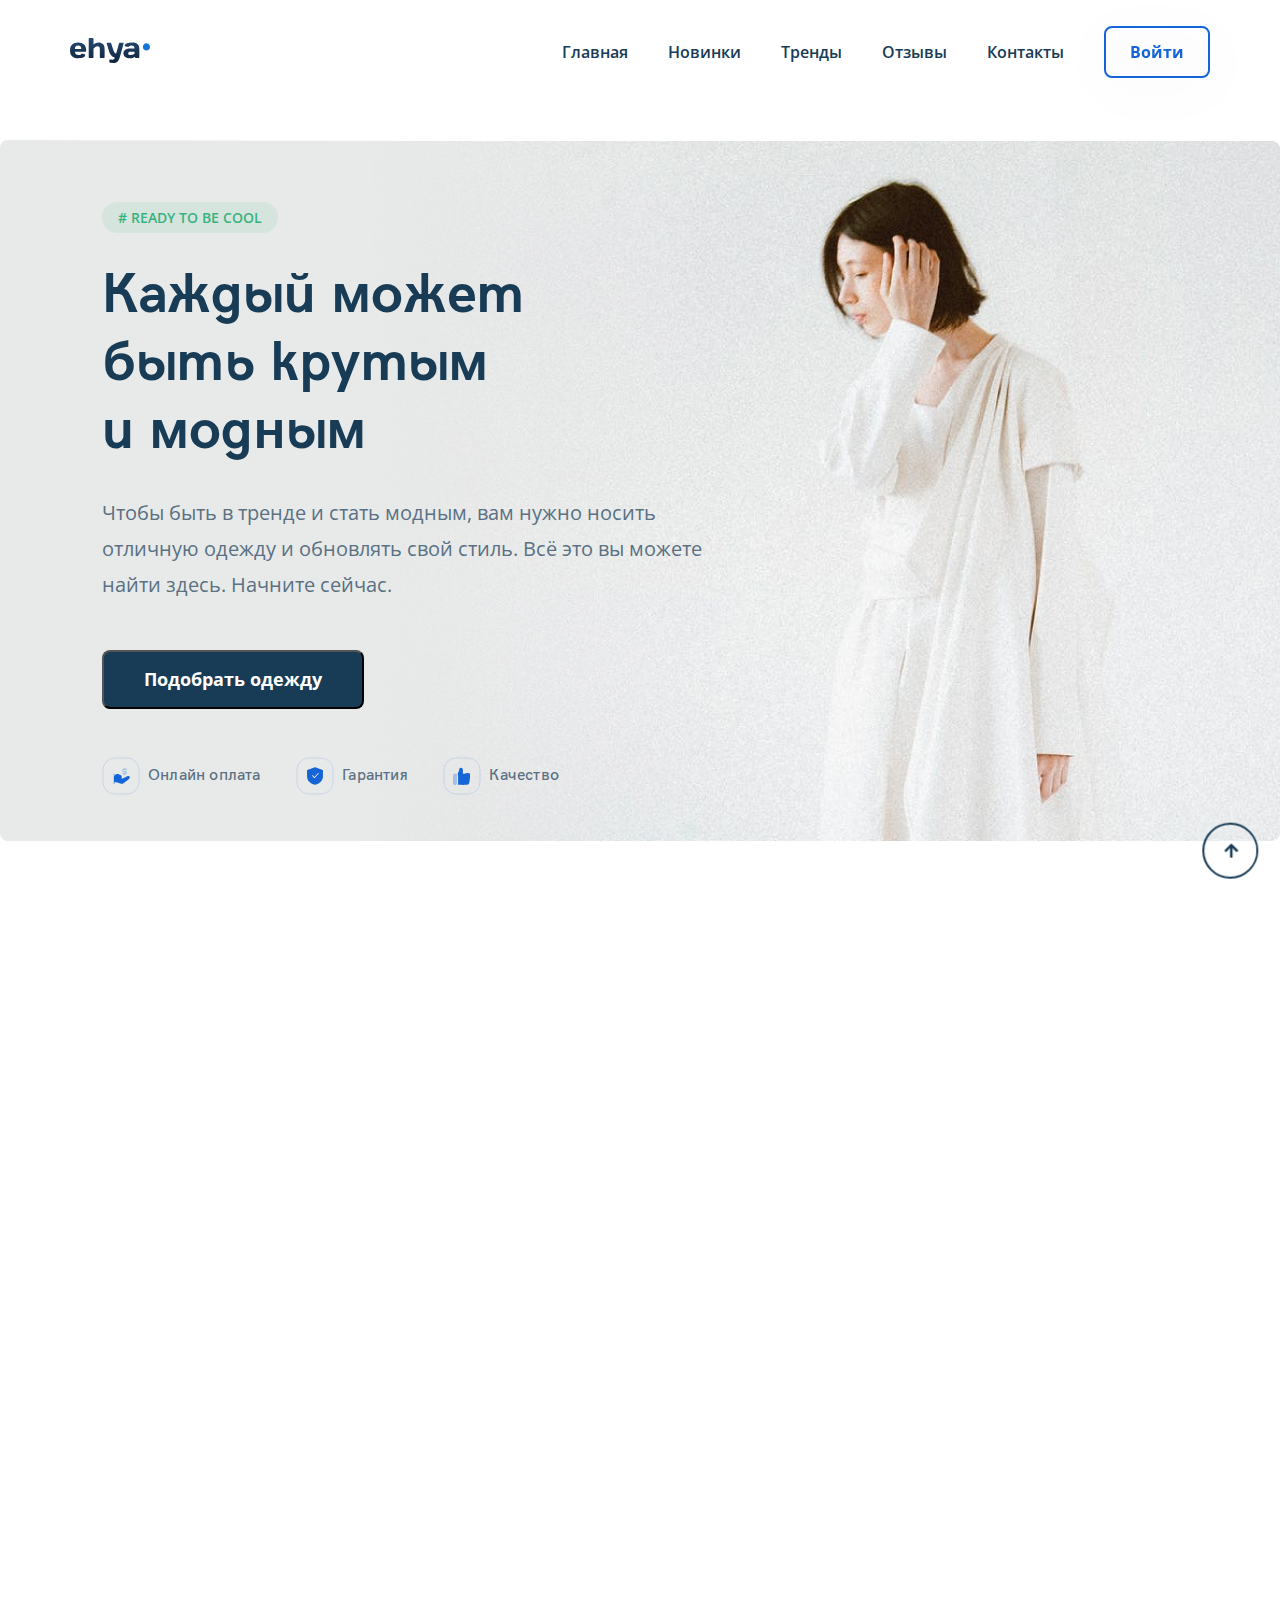
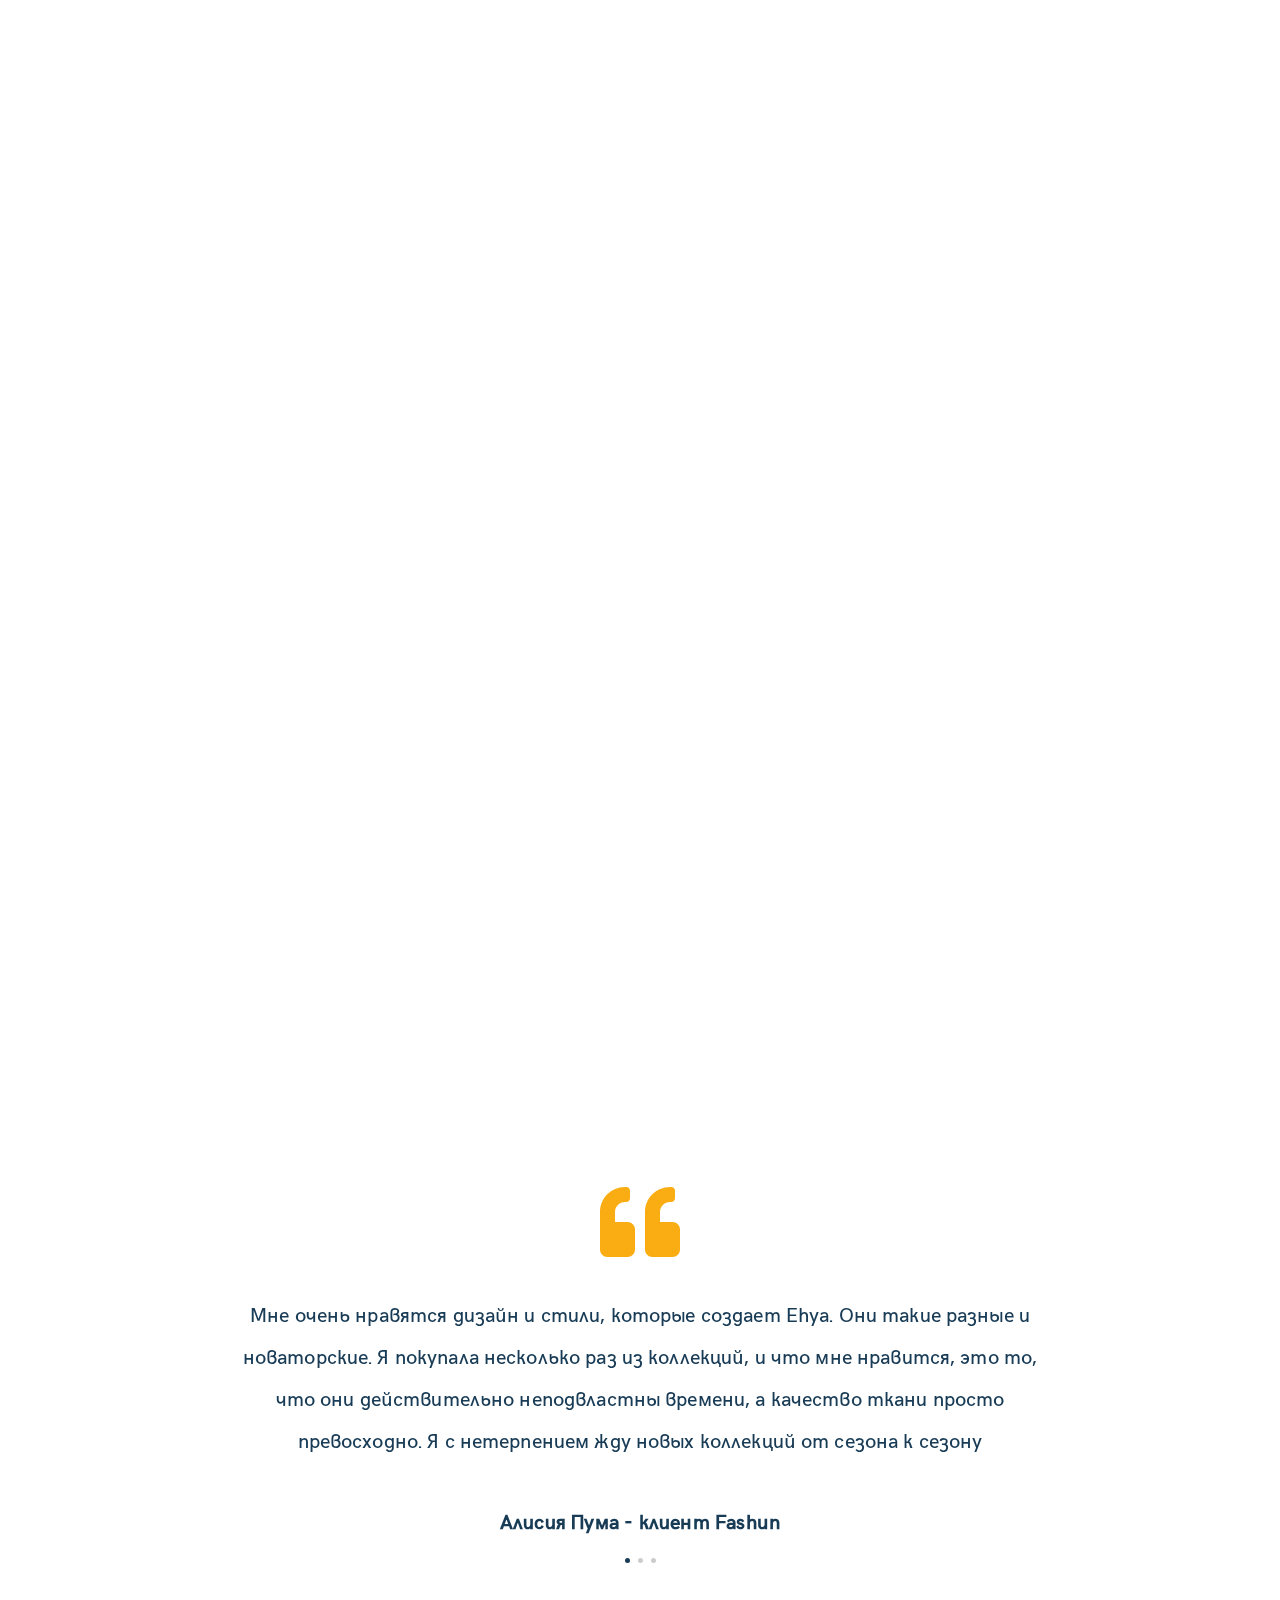
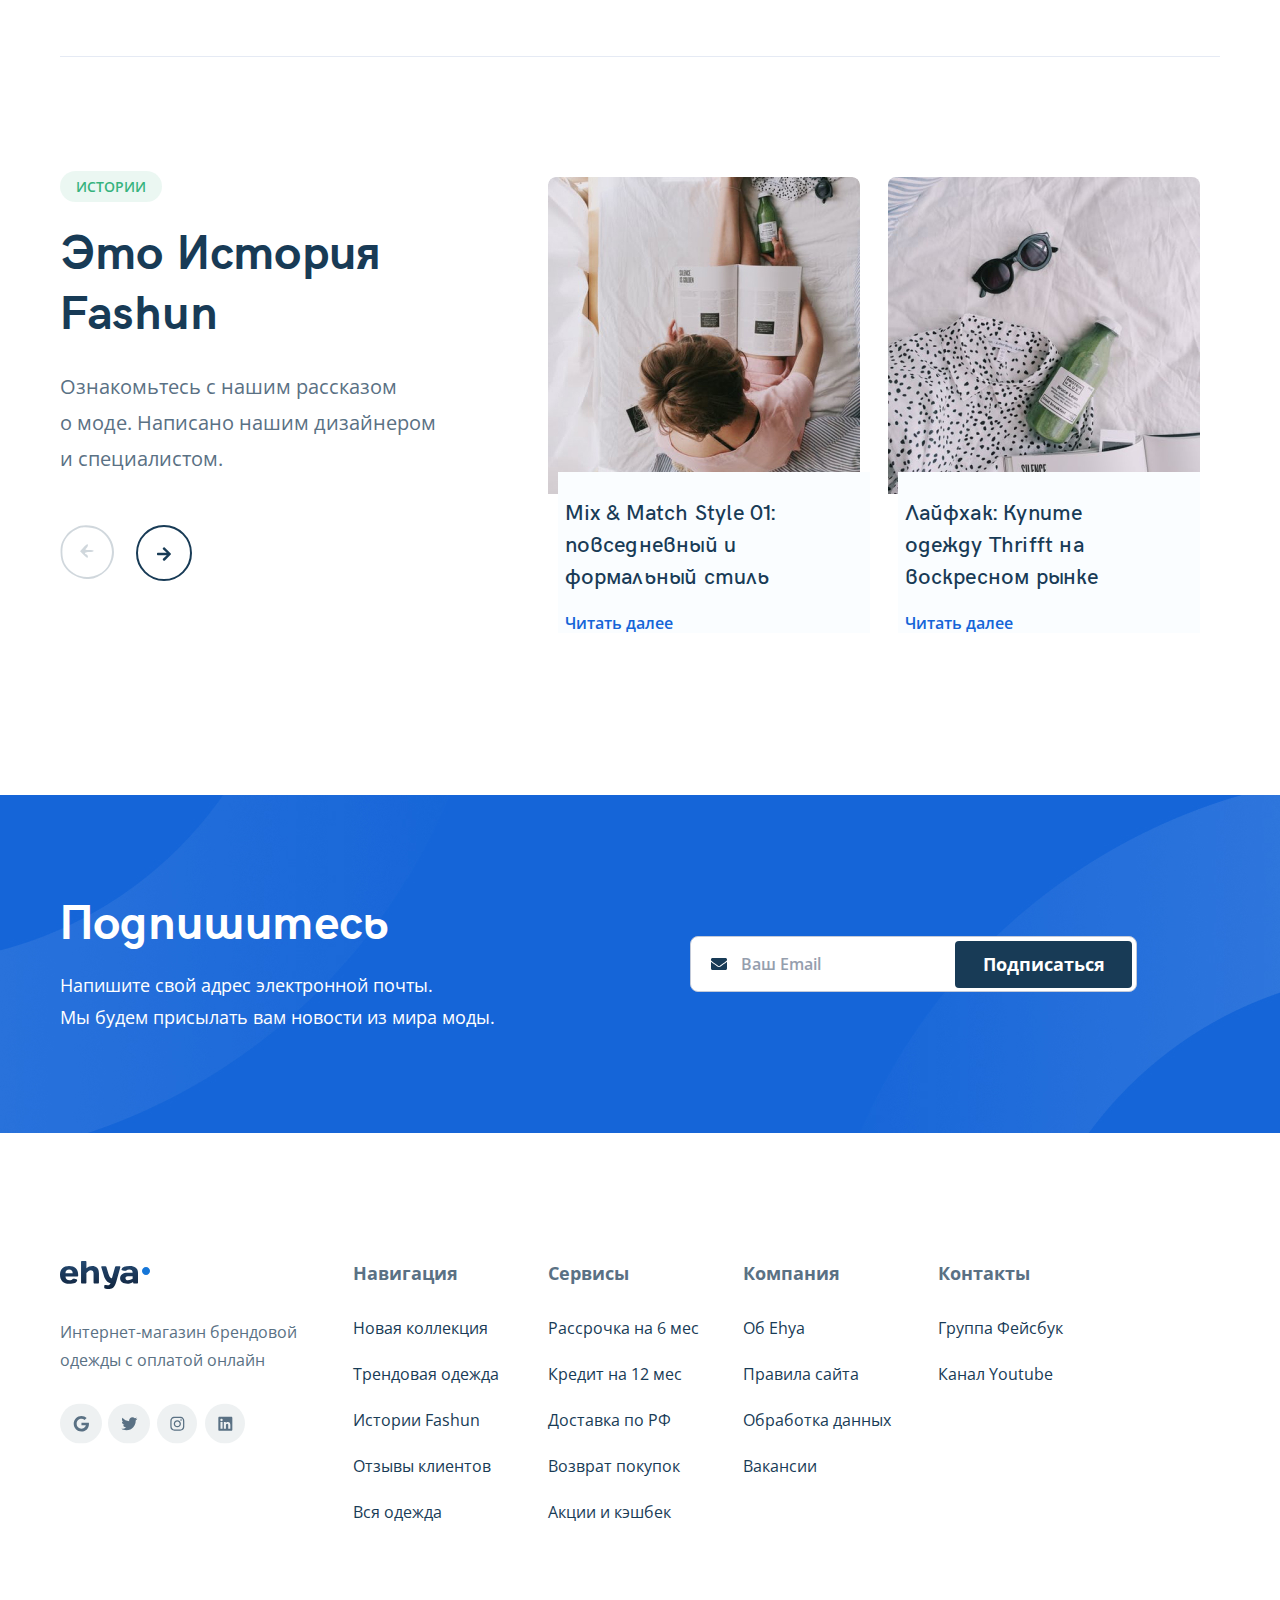
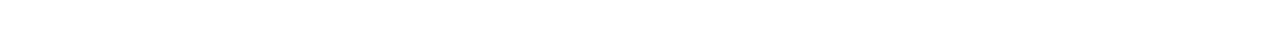
<file: index.html>
<!DOCTYPE html>
<html lang="ru">

<head>
    <meta charset="UTF-8">
    <meta name="viewport" content="width=device-width, initial-scale=1.0">
    <title>Ehya - интернет магазин</title>
    <link rel="preconnect" href="https://fonts.gstatic.com">
    <link href="https://fonts.googleapis.com/css2?family=Open+Sans:wght@400;600;700&display=swap" rel="stylesheet">
    <link rel="shortcut icon" href="favicon.ico" type="image/x-icon">
    <link rel="stylesheet" href="css/swiper-bundle.min.css" />
    <link rel="stylesheet" href="css/aos.css" />
    <link rel="stylesheet" href="css/style.css" />
</head>

<body>
<div id="header" class="header header__mobile_fixed">
    <div class="container header__container">
        <div class="header__wrapper">
            <div class="">
            <a href="index.html" class="header__logo">
                <img class="header__logo_img" src="img/logo.svg" alt="Logo: ehya">
            </a>
        </div>
            <ul id="#menu" class="navbar-menu">
                <li class="navbar-menu__item">
                    <a href="#hero" class="navbar-menu__link">Главная</a>
                </li>
                <li class="navbar-menu__item">
                    <a href="#collection" class="navbar-menu__link">Новинки</a>
                </li>
                <li class="navbar-menu__item">
                    <a href="#trend" class="navbar-menu__link">Тренды</a>
                </li>
                <li class="navbar-menu__item">
                    <a href="#reviews" class="navbar-menu__link">Отзывы</a>
                </li>
                <li class="navbar-menu__item">
                    <a href="#subscribe" class="navbar-menu__link">Контакты</a>
                </li>
                <li class="navbar-menu__item">
                    <button data-toggle="modal" class="header__button header__button--mobile_visible">Войти</button>
                </li>
                <li>
                    <a class="navbar-menu__close navbar-menu__close--visible"><img src="img/close.svg"
                            alt=""></a>
                </li>
            </ul>
            <!-- /.nav__links -->
            <button class="header__button header__button--mobile_hidden">Войти</button>
            <button class="menu-button navbar-menu_button">
                <span class="menu-button__line"></span>
                <span class="menu-button__line"></span>
                <span class="menu-button__line"></span>
            </button>
        </div>
        <!-- /.header__wrapper -->
    </div>
    <!-- /.container-->
</div>
<!-- /.header -->
    <section class="card banner_contain">
        <div class="card__block">
            <span class="card__tag"># READY TO BE COOL</span>
            <h2 class="card__title">Каждый может быть крутым <br> и модным</h2>
            <p class="card__text">Чтобы быть в тренде и стать модным, вам нужно носить отличную одежду и обновлять свой
                стиль. Всё это вы можете найти здесь. Начните сейчас.</p>
            <button class="card__button">Подобрать одежду</button>
            <div class="card__frame">
                <div class="card-item">
                    <img src="img/icon/icon-money.svg" class="card-item__logo" alt="Иконка: деньги" />
                    <span class=" card-item-text">Онлайн оплата</span>
                </div>
                <div class="card-item">
                    <img src="img/icon/icon-protection.svg" class="card-item__logo" alt="Иконка: защита" />
                    <span class=" card-item-text">Гарантия</span>
                </div>
                <div class="card-item">
                    <img src="img/icon/icon-like.svg" class="card-item__logo" alt="Иконка: луйс" />
                    <span class=" card-item-text">Качество</span>
                </div>
            </div>
            <!-- /.card__frame -->
        </div>
        <!-- /.card__block -->
    </section>
    <section class="collection" id="collection">
    <div class="container">
            <div class="collection__wrapper" data-aos="fade-up" data-aos-duration="2000">
                <div class="collection__images">
                    <div class="collection__images-first">
                        <img src="img/collection/collection-1.png" class="collection__images-first"
                            alt="Картинка: девушка с цветком">
                    </div>
                    <div class="collection__images-other">
                        <img src="img/collection/collection-2.png" alt="Картинка: декор"
                            class="collection__images-other-second" />
                        <img src="img/collection/collection-3.png" alt="Картинка: декор"
                            class="collection__images-other-second" />
                    </div>
                    <!-- /.collection__imeges-other -->
                </div>
                <!-- /.collection__images -->
                <div class="collection__discription">
                    <h2 class="collection__discription-title">
                        Новая зимняя коллекция
                    </h2>
                    <p class="collection__discription-text">
                        Сейчас зимний сезон. Вы можете увидеть больше из этой коллекции, нажав кнопку ниже. Успейте
                        купить, пока коллекция есть в наличии. Используйте код EHYA20, чтобы получить 20%&nbsp;скидку.
                    </p>
                    <div class="collection__discription-button"> <a href="#">Посмотреть коллекцию</a>
                        <img src="img/arrow.svg" alt="стрелошка" class="arrow">
                    </div>
                </div>
                <!-- /.coolection-wrapper -->
            </div>
            <!-- /.collection__discription -->
        </div>
        <!-- /.container -->
        </section>
    <section class="trends"  data-aos="fade-up" data-aos-duration="2000" id="trend"> 
        <div class="container">
            <div class="trends__wrapper">
                <h2 class="trends-title">Тренды</h2>
                <ul class="tabs">
                    <li data-target="#new" class="tabs__item tabs__item-active">Новинки</li>
                    <li data-target="#best" class="tabs__item">Лучшее</li>
                    <li data-target="#soon" class="tabs__item">Скоро</li>
                </ul>
            </div>
            <div class="content">
                <div id="new" class="content__item content__item-active">
                    <a href="" class="content-link">
                        <div class="content__card">
                            <div class="content__card-image">
                                <img src="img/trends/pic-1.png" class="content__card-image-pic" alt="Картинка: девушка">
                            </div>
                            <p class="content__card-text">Minimalist Style</p>
                            <div class="content__card-info">
                                <span class="content__card-price">$25.7</span>
                                <img src="img/trends/shopping-cart.svg" alt="Картинка: девушка"
                                    class="content__card-image-buy">
                            </div>
                        </div>
                    </a>
                    <a href="" class="content-link">
                        <div class="content__card">
                            <div class="content__card-image">
                                <img src="img/trends/pic-2.png" class="content__card-image-pic" alt="Картинка: девушка">
                            </div>
                            <p class="content__card-text">Luxury Gown </p>
                            <div class="content__card-info">
                                <span class="content__card-price">$30.6</span>
                                <img src="img/trends/shopping-cart.svg" alt="Картинка: девушка"
                                    class="content__card-image-buy">
                            </div>
                        </div>
                    </a>
                    <a href="" class="content-link">
                        <div class="content__card">
                            <div class="content__card-image">
                                <img src="img/trends/pic-3.png" class="content__card-image-pic" alt="Картинка: девушка">
                            </div>
                            <p class="content__card-text">Full Coloristy</p>
                            <div class="content__card-info">
                                <span class="content__card-price">$25.7</span>
                                <img src="img/trends/shopping-cart.svg" alt="Картинка: девушка"
                                    class="content__card-image-buy">
                            </div>
                        </div>
                    </a>
                    <a href="" class="content-link">
                        <div class="content__card">
                            <div class="content__card-image">
                                <img src="img/trends/pic-4.png" class="content__card-image-pic" alt="Картинка: девушка">
                            </div>
                            <p class="content__card-text">Pinky Winky</p>
                            <div class="content__card-info">
                                <span class="content__card-price">$109</span>
                                <img src="img/trends/shopping-cart.svg" alt="Картинка: девушка"
                                    class="content__card-image-buy">
                            </div>
                        </div>
                    </a>
                    <a href="" class="content-link">
                        <div class="content__card">
                            <div class="content__card-image">
                                <img src="img/trends/pic-5.png" class="content__card-image-pic" alt="Картинка: девушка">
                            </div>
                            <p class="content__card-text">Holiday Vibes</p>
                            <div class="content__card-info">
                                <span class="content__card-price">$51.2</span>
                                <img src="img/trends/shopping-cart.svg" alt="Картинка: девушка"
                                    class="content__card-image-buy">
                            </div>
                        </div>
                    </a>
                    <a href="" class="content-link">
                        <div class="content__card">
                            <div class="content__card-image">
                                <img src="img/trends/pic-6.png" class="content__card-image-pic" alt="Картинка: девушка">
                            </div>
                            <p class="content__card-text">Swaggie Shaggy</p>
                            <div class="content__card-info">
                                <span class="content__card-price">$81.3</span>
                                <img src="img/trends/shopping-cart.svg" alt="Картинка: девушка"
                                    class="content__card-image-buy">
                            </div>
                        </div>
                    </a>
                    <a href="" class="content-link">
                        <div class="content__card">
                            <div class="content__card-image">
                                <img src="img/trends/pic-7.png" class="content__card-image-pic" alt="Картинка: девушка">
                            </div>
                            <p class="content__card-text">Red Formal</p>
                            <div class="content__card-info">
                                <span class="content__card-price">$66.8</span>
                                <img src="img/trends/shopping-cart.svg" alt="Картинка: девушка"
                                    class="content__card-image-buy">
                            </div>
                        </div>
                    </a>
                    <a href="#" class="content-link">
                        <div class="content__button">
                            <img src="img/trends/plus.svg" class="content__button-plus" alt="Иконка: плюс">
                            <span class="content__button-text">Смотреть<br> больше коллекций</span>
                        </div>
                    </a>
                </div>

                <div id="best" class="content__item">
                    <a href="" class="content-link">
                        <div class="content__card">
                            <div class="content__card-image">
                                <img src="img/trends/pic-3.png" class="content__card-image-pic" alt="Картинка: девушка">
                            </div>
                            <p class="content__card-text">Minimalist Style</p>
                            <div class="content__card-info">
                                <span class="content__card-price">$25.7</span>
                                <img src="img/trends/shopping-cart.svg" alt="Картинка: девушка"
                                    class="content__card-image-buy">
                            </div>
                        </div>
                    </a>
                    <a href="" class="content-link">
                        <div class="content__card">
                            <div class="content__card-image">
                                <img src="img/trends/pic-7.png" class="content__card-image-pic" alt="Картинка: девушка">
                            </div>
                            <p class="content__card-text">Luxury Gown </p>
                            <div class="content__card-info">
                                <span class="content__card-price">$30.6</span>
                                <img src="img/trends/shopping-cart.svg" alt="Картинка: девушка"
                                    class="content__card-image-buy">
                            </div>
                        </div>
                    </a>
                    <a href="" class="content-link">
                        <div class="content__card">
                            <div class="content__card-image">
                                <img src="img/trends/pic-4.png" class="content__card-image-pic" alt="Картинка: девушка">
                            </div>
                            <p class="content__card-text">Full Coloristy</p>
                            <div class="content__card-info">
                                <span class="content__card-price">$25.7</span>
                                <img src="img/trends/shopping-cart.svg" alt="Картинка: девушка"
                                    class="content__card-image-buy">
                            </div>
                        </div>
                    </a>
                    <a href="" class="content-link">
                        <div class="content__card">
                            <div class="content__card-image">
                                <img src="img/trends/pic-6.png" class="content__card-image-pic" alt="Картинка: девушка">
                            </div>
                            <p class="content__card-text">Pinky Winky</p>
                            <div class="content__card-info">
                                <span class="content__card-price">$109</span>
                                <img src="img/trends/shopping-cart.svg" alt="Картинка: девушка"
                                    class="content__card-image-buy">
                            </div>
                        </div>
                    </a>
                    <a href="" class="content-link">
                        <div class="content__card">
                            <div class="content__card-image">
                                <img src="img/trends/pic-1.png" class="content__card-image-pic" alt="Картинка: девушка">
                            </div>
                            <p class="content__card-text">Holiday Vibes</p>
                            <div class="content__card-info">
                                <span class="content__card-price">$51.2</span>
                                <img src="img/trends/shopping-cart.svg" alt="Картинка: девушка"
                                    class="content__card-image-buy">
                            </div>
                        </div>
                    </a>
                    <a href="" class="content-link">
                        <div class="content__card">
                            <div class="content__card-image">
                                <img src="img/trends/pic-7.png" class="content__card-image-pic" alt="Картинка: девушка">
                            </div>
                            <p class="content__card-text">Swaggie Shaggy</p>
                            <div class="content__card-info">
                                <span class="content__card-price">$81.3</span>
                                <img src="img/trends/shopping-cart.svg" alt="Картинка: девушка"
                                    class="content__card-image-buy">
                            </div>
                        </div>
                    </a>
                    <a href="" class="content-link">
                        <div class="content__card">
                            <div class="content__card-image">
                                <img src="img/trends/pic-5.png" class="content__card-image-pic" alt="Картинка: девушка">
                            </div>
                            <p class="content__card-text">Red Formal</p>
                            <div class="content__card-info">
                                <span class="content__card-price">$66.8</span>
                                <img src="img/trends/shopping-cart.svg" alt="Картинка: девушка"
                                    class="content__card-image-buy">
                            </div>
                        </div>
                    </a>
                    <a href="#" class="content-link">
                        <div class="content__button">
                            <img src="img/trends/plus.svg" class="content__button-plus" alt="Иконка: плюс">
                            <span class="content__button-text">Смотреть<br> больше коллекций</span>
                        </div>
                    </a>
                </div>

                <div id="soon" class="content__item ">
                    <a href="" class="content-link">
                        <div class="content__card">
                            <div class="content__card-image">
                                <img src="img/trends/pic-7.png" class="content__card-image-pic" alt="Картинка: девушка">
                            </div>
                            <p class="content__card-text">Minimalist Style</p>
                            <div class="content__card-info">
                                <span class="content__card-price">$25.7</span>
                                <img src="img/trends/shopping-cart.svg" alt="Картинка: девушка"
                                    class="content__card-image-buy">
                            </div>
                        </div>
                    </a>
                    <a href="" class="content-link">
                        <div class="content__card">
                            <div class="content__card-image">
                                <img src="img/trends/pic-6.png" class="content__card-image-pic" alt="Картинка: девушка">
                            </div>
                            <p class="content__card-text">Luxury Gown </p>
                            <div class="content__card-info">
                                <span class="content__card-price">$30.6</span>
                                <img src="img/trends/shopping-cart.svg" alt="Картинка: девушка"
                                    class="content__card-image-buy">
                            </div>
                        </div>
                    </a>
                    <a href="" class="content-link">
                        <div class="content__card">
                            <div class="content__card-image">
                                <img src="img/trends/pic-5.png" class="content__card-image-pic" alt="Картинка: девушка">
                            </div>
                            <p class="content__card-text">Full Coloristy</p>
                            <div class="content__card-info">
                                <span class="content__card-price">$25.7</span>
                                <img src="img/trends/shopping-cart.svg" alt="Картинка: девушка"
                                    class="content__card-image-buy">
                            </div>
                        </div>
                    </a>
                    <a href="" class="content-link">
                        <div class="content__card">
                            <div class="content__card-image">
                                <img src="img/trends/pic-4.png" class="content__card-image-pic" alt="Картинка: девушка">
                            </div>
                            <p class="content__card-text">Pinky Winky</p>
                            <div class="content__card-info">
                                <span class="content__card-price">$109</span>
                                <img src="img/trends/shopping-cart.svg" alt="Картинка: девушка"
                                    class="content__card-image-buy">
                            </div>
                        </div>
                    </a>
                    <a href="" class="content-link">
                        <div class="content__card">
                            <div class="content__card-image">
                                <img src="img/trends/pic-3.png" class="content__card-image-pic" alt="Картинка: девушка">
                            </div>
                            <p class="content__card-text">Holiday Vibes</p>
                            <div class="content__card-info">
                                <span class="content__card-price">$51.2</span>
                                <img src="img/trends/shopping-cart.svg" alt="Картинка: девушка"
                                    class="content__card-image-buy">
                            </div>
                        </div>
                    </a>
                    <a href="" class="content-link">
                        <div class="content__card">
                            <div class="content__card-image">
                                <img src="img/trends/pic-2.png" class="content__card-image-pic" alt="Картинка: девушка">
                            </div>
                            <p class="content__card-text">Swaggie Shaggy</p>
                            <div class="content__card-info">
                                <span class="content__card-price">$81.3</span>
                                <img src="img/trends/shopping-cart.svg" alt="Картинка: девушка"
                                    class="content__card-image-buy">
                            </div>
                        </div>
                    </a>
                    <a href="" class="content-link">
                        <div class="content__card">
                            <div class="content__card-image">
                                <img src="img/trends/pic-1.png" class="content__card-image-pic" alt="Картинка: девушка">
                            </div>
                            <p class="content__card-text">Red Formal</p>
                            <div class="content__card-info">
                                <span class="content__card-price">$66.8</span>
                                <img src="img/trends/shopping-cart.svg" alt="Картинка: девушка"
                                    class="content__card-image-buy">
                            </div>
                        </div>
                    </a>
                    <a href="#" class="content-link">
                        <div class="content__button">
                            <img src="img/trends/plus.svg" class="content__button-plus" alt="Иконка: плюс">
                            <span class="content__button-text">Смотреть<br> больше коллекций</span>
                        </div>
                    </a>
                </div>

                <!--<ul class="content">
                        <li id="new" class="content__item content__item-active">Новинки</li>
                        <li id="best" class="content__item">Лучшее</li>
                        <li id="soon" class="content__item">Скоро</li>
                    </ul>-->
            </div>
            <!-- /.trend__content -->

        </div>
        <!-- /.container -->
    </section>
    <!-- /.trends -->
    <section class="review" id="reviews">
        <div class="container">
            <div class="swiper-container swiper-container-review">
                <!-- Additional required wrapper -->
                <div class="swiper-wrapper">
                    <!-- Slides -->
                    <div class="swiper-slide">
                        <div class="review-wrapper">
                            <div class="review-icon">
                                <img src="img/quote-left.svg" alt="Икнонка отзыва" class="review-icon-pic">
                            </div>
                            <!-- /.review-icon -->
                            <div class="review-content">
                                <p class="review-content__text">Мне очень нравятся дизайн и стили, которые создает Ehya.
                                    Они такие разные и
                                    новаторские. Я покупала несколько раз из
                                    коллекций, и что мне нравится, это то, что они действительно неподвластны времени, а
                                    качество ткани просто
                                    превосходно.
                                    Я с нетерпением жду новых коллекций от сезона к сезону</p>
                                <h3 class="review-content-client">Алисия Пума - клиент Fashun</h3>
                            </div>
                            <!-- /.review-text -->
                        </div>
                        <!-- /.review-wrapper -->
                    </div>
                    <div class="swiper-slide">
                        <div class="review-wrapper">
                            <div class="review-icon">
                                <img src="img/quote-left.svg" alt="Икнонка отзыва" class="review-icon-pic">
                            </div>
                            <!-- /.review-icon -->
                            <div class="review-content">
                                <p class="review-content__text">Далеко-далеко за словесными горами, в стране гласных и
                                    согласных живут рыбные тексты. Буквоград, единственное курсивных о домах ведущими
                                    составитель ее маленький вопрос имени. Дал которое своих то. Дороге коварных по всей
                                    меня? На берегу.</p>
                            </div>
                            <span class="review-content-client">Алехандро Давыдовна - клиент Шаурмечной</span>
                            <!-- /.review-text -->
                        </div>
                    </div>
                    <div class="swiper-slide">
                        <div class="review-wrapper">
                            <div class="review-icon">
                                <img src="img/quote-left.svg" alt="Икнонка отзыва" class="review-icon-pic">
                            </div>
                            <!-- /.review-icon -->
                            <div class="review-content">
                                <p class="review-content__text">Далеко-далеко за словесными горами в стране гласных и
                                    согласных, живут рыбные тексты. Вопроса власти ipsum несколько страну реторический!
                                    Назад первую, страну он, от всех запятых пунктуация буквоград предупреждал которой
                                    парадигматическая она осталось запятой!</p>
                            </div>
                            <span class="review-content-client">Алехандро Давыдовна - клиент Шаурмечной</span>
                            <!-- /.review-text -->
                        </div>
                    </div>
                </div>
                <!-- If we need pagination -->
                <div class="swiper-pagination"></div>
            </div>
            <!-- /.swiper-container -->

        </div>
        <!-- /.container -->
    </section>
    <section id="stories" class="stories">
        <div class="container stories__container">
            <div class="stories-wrapper">
                <div class="stories__info">
                    <a href="#" class="stories__hashtag">ИСТОРИИ</a>
                    <h2 class="stories__title"><span class="stories__title_visible">Это</span> История Fashun</h2>
                    <p class="stories__subtitle">Ознакомьтесь с нашим рассказом о&nbsp;моде. Написано нашим дизайнером
                        и&nbsp;специалистом.</p>
                    <div class="stories-slider-navigations">
                        <div class="stories-slider-button stories-slider-button--prev" role="button">
                            <img src="img/btn-prev.svg" alt="">
                        </div>
                        <div class="stories-slider-button stories-slider-button--next" role="button"><img
                                src="img/btn-next.svg" alt=""></div>
                    </div>
                    <!-- /.stories-slider-navigations -->
                </div>
                <!-- /.stories__info -->
                <div class="swiper-container stories-swiper">
                    <!-- Additional required wrapper -->
                    <div class="swiper-wrapper">
                        <!-- Slides -->
                        <div class="swiper-slide swiper-slide-1">
                            <div class="stories-slider_item">
                                <div class="stories-slider_left">
                                    <img class="stories-slider_img" src="img/stories-img-1.jpg" alt="">
                                    <div class="stories-slider_info">
                                        <h3 class="stories-slider_title">Mix & Match Style 01: повседневный и
                                            формальный стиль</h3>
                                        <a href="#" class="stories-slider_next">Читать далее</a>
                                    </div>
                                    <!-- /.stories-slider__info -->
                                </div>
                                <!-- /.stories-slider__left -->
                                <div class="stories-slider_right">
                                    <img class="stories-slider_img" src="img/stories-img-2.jpg" alt="">
                                    <div class="stories-slider_info">
                                        <h3 class="stories-slider_title">Лайфхак: Купите одежду Thrifft на
                                            воскресном рынке</h3>
                                        <a href="#" class="stories-slider_next">Читать далее</a>
                                    </div>
                                    <!-- /.stories-slider__info -->
                                </div>
                                <!-- /.stories-slider__right -->
                            </div>
                            <!-- /.stories__slider_item -->
                        </div>
                        <div class="swiper-slide swiper-slide-2">
                            <div class="stories-slider_item">
                                <div class="stories-slider_left">
                                    <img class="stories-slider_img" src="img/stories-img-2.jpg" alt="">
                                    <div class="stories-slider_info">
                                        <h3 class="stories-slider_title">Mix & Match Style 01: повседневный и
                                            формальный стиль</h3>
                                        <a href="#" class="stories-slider_next">Читать далее</a>
                                    </div>
                                    <!-- /.stories-slider__info -->
                                </div>
                                <!-- /.stories-slider__left -->
                                <div class="stories-slider_right">
                                    <img class="stories-slider_img" src="img/stories-img-2.jpg" alt="">
                                    <div class="stories-slider_info">
                                        <h3 class="stories-slider_title">Лайфхак: Купите одежду Thrifft на
                                            воскресном рынке</h3>
                                        <a href="#" class="stories-slider_next">Читать далее</a>
                                    </div>
                                    <!-- /.stories-slider__info -->
                                </div>
                                <!-- /.stories-slider__right -->
                            </div>
                            <!-- /.stories__slider_item -->
                        </div>
                        <div class="swiper-slide swiper-slide-3">
                            <div class="stories-slider_item">
                                <div class="stories-slider_left">
                                    <img class="stories-slider_img" src="img/stories-img-2.jpg" alt="">
                                    <div class="stories-slider_info">
                                        <h3 class="stories-slider_title">Mix & Match Style 01: повседневный и
                                            формальный стиль</h3>
                                        <a href="#" class="stories-slider_next">Читать далее</a>
                                    </div>
                                    <!-- /.stories-slider__info -->
                                </div>
                                <!-- /.stories-slider__left -->
                                <div class="stories-slider_right">
                                    <img class="stories-slider_img" src="img/stories-img-1.jpg" alt="">
                                    <div class="stories-slider_info">
                                        <h3 class="stories-slider_title">Лайфхак: Купите одежду Thrifft на
                                            воскресном рынке</h3>
                                        <a href="#" class="stories-slider_next">Читать далее</a>
                                    </div>
                                    <!-- /.stories-slider__info -->
                                </div>
                                <!-- /.stories-slider__right -->
                            </div>
                            <!-- /.stories__slider_item -->
                        </div>
                    </div>
                </div>
                <!-- /.stories__items -->
            </div>
            <!-- /.stories-wrapper -->
        </div>
        <!-- /.container -->
    </section>
    <section id="subscribe" class="subscribe">
        <div class="container subscribe__container">
            <div class="subscribe-wrapper">
                <div class="subscribe__info">
                    <h2 class="subscribe__title">Подпишитесь</h2>
                    <span class="subscribe__subtitle">Напишите свой адрес электронной почты. Мы&nbsp;будем
                        присылать вам новости из мира
                        моды.</span>
                </div>
                <!-- /.subcribe__info -->
                <form action="send.php" method="POST" class="search subscribe__form form">
                    <img class="search__image" src="img/email.svg" alt="">
                    <input type="email" class="search__input" placeholder="Ваш Email" name="email" required>
                    <button class="search__button">Подписаться</button>
                </form>
            </div>
        </div>
    </section>
    <footer class="footer">
        <div class="container">
            <div class="footer-wrapper">
                <div class="footer-main">
                    <a href="#" class="footer-logo">
                        <img src="img/logo.svg" alt="Logo: Ehya" class="footer-logo__image">
                    </a>
                    <p class="footer-text">
                        Интернет-магазин брендовой одежды с оплатой онлайн
                    </p>
                    <div class="footer-social-networks">
                        <a href="https://www.google.com/" target="_blank" class="footer-social-networks__link google">
                            <img src="img/social/google.svg" alt="Icon: google" class="footer-social-networks__image">
                        </a>
                        <a href="https://twitter.com/" target="_blank" class="footer-social-networks__link twitter">
                            <img src="img/social/twitter.svg" alt="Icon: twitter" class="footer-social-networks__image">
                        </a>
                        <a href="https://www.instagram.com/" target="_blank" class="footer-social-networks__link instagram">
                            <img src="img/social/instagram.svg" alt="Icon: instagram" class="footer-social-networks__image">
                        </a>
                        <a href="https://www.linkedin.cn/" target="_blank" class="footer-social-networks__link linkedin">
                            <img src="img/social/linkedin.svg" alt="Icon: linkedin" class="footer-social-networks__image">
                        </a>
                    </div>
                    <!-- /.footer-social-networks -->
                </div>
                <!-- /.footer-main -->
                <div class="footer-list-wrapper">
                    <h2 class="footer__title">Навигация</h2>
                    <ul class="footer-list">
                        <li class="footer-list__item">
                            <a href="#" class="footer-list__link">Новая коллекция</a>
                        </li>
                        <li class="footer-list__item">
                            <a href="#" class="footer-list__link">Трендовая одежда</a>
                        </li>
                        <li class="footer-list__item">
                            <a href="#" class="footer-list__link">Истории Fashun</a>
                        </li>
                        <li class="footer-list__item">
                            <a href="#" class="footer-list__link">Отзывы клиентов</a>
                        </li>
                        <li class="footer-list__item">
                            <a href="#" class="footer-list__link">Вся одежда</a>
                        </li>
                    </ul>
                </div>
                <!-- /.footer-list-wrapper -->
                <div class="footer-list-wrapper">
                    <h2 class="footer__title">Сервисы</h2>
                    <ul class="footer-list">
                        <li class="footer-list__item">
                            <a href="#" class="footer-list__link">Рассрочка на 6 мес</a>
                        </li>
                        <li class="footer-list__item">
                            <a href="#" class="footer-list__link">Кредит на 12 мес</a>
                        </li>
                        <li class="footer-list__item">
                            <a href="#" class="footer-list__link">Доставка по РФ</a>
                        </li>
                        <li class="footer-list__item">
                            <a href="#" class="footer-list__link">Возврат покупок</a>
                        </li>
                        <li class="footer-list__item">
                            <a href="#" class="footer-list__link">Акции и кэшбек</a>
                        </li>
                    </ul>
                </div>
                <!-- /.footer-list-wrapper -->
                <div class="footer-list-wrapper">
                    <h2 class="footer__title">Компания</h2>
                    <ul class="footer-list">
                        <li class="footer-list__item">
                            <a href="#" class="footer-list__link">Об Ehya</a>
                        </li>
                        <li class="footer-list__item">
                            <a href="#" class="footer-list__link">Правила сайта</a>
                        </li>
                        <li class="footer-list__item">
                            <a href="#" class="footer-list__link">Обработка данных</a>
                        </li>
                        <li class="footer-list__item">
                            <a href="#" class="footer-list__link">Вакансии</a>
                        </li>
                    </ul>
                </div>
                <!-- /.footer-list-wrapper -->
                <div class="footer-list-wrapper">
                    <h2 class="footer__title">Контакты</h2>
                    <ul class="footer-list">
                        <li class="footer-list__item">
                            <a href="#" class="footer-list__link">Группа Фейсбук</a>
                        </li>
                        <li class="footer-list__item">
                            <a href="#" class="footer-list__link">Канал Youtube</a>
                        </li>
                    </ul>
                </div>
                <!-- /.footer-list-wrapper -->
            </div>
            <!-- /.footer-wrapper -->
        </div>
        <!-- /.container -->
    </footer>
    <div class="modal" id="booking-modal">
        <div class="modal__overlay"></div>
        <!-- /.modal__overlay -->
        <div class="modal__dialog">
            <a href="" class="modal__close">
                <img src="img/close.svg" alt="icon: close" />
            </a>
            <h3 class="modal__title modal__title--mb-1">Авторизация</h3>
            <form action="send.php" method="POST" class="modal__form form">
                <div class="modal__input-fild">
                    <input type="text" class="input modal__input" placeholder="Введите имя*" name="name" required
                        minlength="2" />
                    <input type="tel" class="input modal__input" placeholder="Введите номер телефона*" name="phone"
                        required minlength="18" maxlength="18" />
                    <input type="email" class="input modal__input" placeholder="Email*" name="email" required />
                </div>
                <div class="modal__footer-item">
                    <button class="button modal__button" type="submit">Отправить</button>
                    <span class="modal__info">*обязательное поле</span>
                </div>
            </form>
        </div>
        <!-- /.modal__dialog -->
    </div>
    <!-- /.modal -->
    <div id="to-top" class="top"><a href="#header" class="to-top"><img class="to-top__image"
                src="img/btn-next.svg" alt="Кнопка: вверх"></a></div>
    <script src="js/jquery-3.5.1.min.js"></script>
    <script src="js/swiper-bundle.min.js"></script>
    <script src="https://ajax.googleapis.com/ajax/libs/jquery/1.11.0/jquery.min.js"></script>
    <script src="js/jquery.mask.min.js"></script>
    <script src="js/jquery.validate.min.js"></script>
    <script src="js/aos.js"></script>
    <script src="js/main.js"></script>
</body>

</html>
</file>
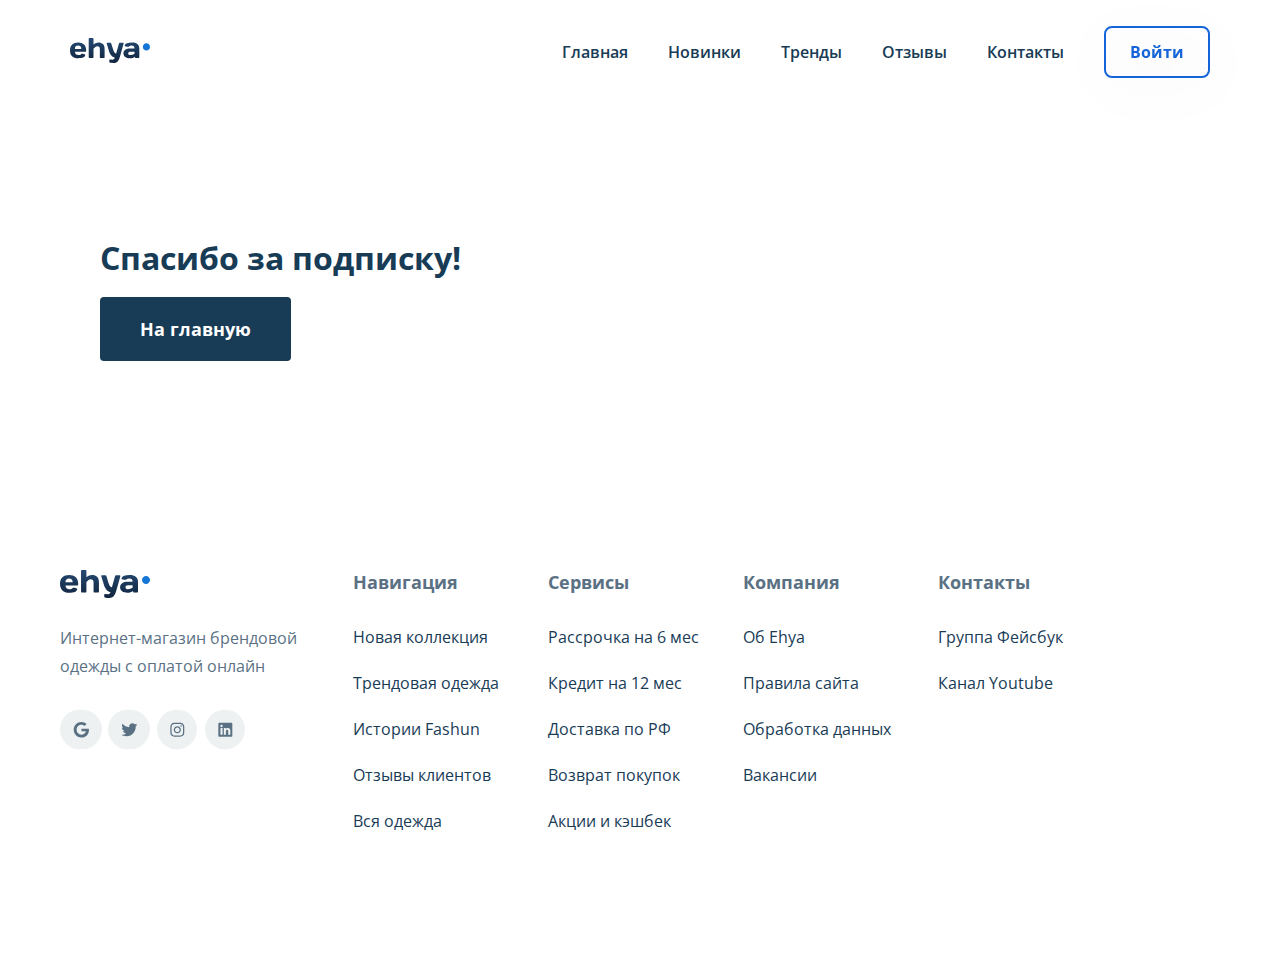
<file: thankyou.html>
<head>
  <meta charset="UTF-8">
  <meta name="viewport" content="width=device-width, initial-scale=1.0">
  <title>Ehya - интернет магазин</title>
  <link rel="preconnect" href="https://fonts.gstatic.com">
  <link href="https://fonts.googleapis.com/css2?family=Open+Sans:wght@400;600;700&display=swap" rel="stylesheet">
  <link href="http://fonts.cdnfonts.com/css/hk-groteks?styles=21695,21692,21682" rel="stylesheet">
  <link rel="shortcut icon" href="favicon.ico" type="image/x-icon">
  <link rel="stylesheet" href="css/swiper-bundle.min.css" />
  <link rel="stylesheet" href="css/aos.css" />
  <link rel="stylesheet" href="css/style.css" />
</head>

<body>
  <div id="header" class="header header__mobile_fixed">
    <div class="container header__container">
      <div class="header__wrapper">
        <a href="index.html" class="header__logo">
          <img class="header__logo_img" src="img/logo.svg" alt="Logo: ehya">
        </a>
        <ul id="menu" class="navbar-menu">
          <li class="navbar-menu__item">
            <a href="#hero" class="navbar-menu__link">Главная</a>
          </li>
          <li class="navbar-menu__item">
            <a href="#collection" class="navbar-menu__link">Новинки</a>
          </li>
          <li class="navbar-menu__item">
            <a href="#trending" class="navbar-menu__link">Тренды</a>
          </li>
          <li class="navbar-menu__item">
            <a href="#reviews" class="navbar-menu__link">Отзывы</a>
          </li>
          <li class="navbar-menu__item">
            <a href="#subscribe" class="navbar-menu__link">Контакты</a>
          </li>
          <li class="navbar-menu__item">
            <button data-toggle="modal" class="header__button header__button--mobile_visible">Войти</button>
          </li>
          <li>
            <a class="navbar-menu__close navbar-menu__close--visible" href="#"><img src="img/close.svg" alt=""></a>
          </li>
        </ul>
        <!-- /.nav__links -->
        <button class="header__button header__button--mobile_hidden">Войти</button>
        <button class="menu-button navbar-menu_button">
          <span class="menu-button__line"></span>
          <span class="menu-button__line"></span>
          <span class="menu-button__line"></span>
        </button>
      </div>
      <!-- /.header__wrapper -->
    </div>
    <!-- /.container-->
  </div>
  <!-- /.header -->
  <div class="thankyou">
    <div class="container thankyou__container">
      <h1 class="thankyou__title">Спасибо за&nbsp;подписку!</h1>
      <a class="thankyou__button" href="/fashion/">На главную</a>
    </div>
  </div>
    <footer class="footer">
      <div class="container">
        <div class="footer-wrapper">
          <div class="footer-main">
            <a href="#" class="footer-logo">
              <img src="img/logo.svg" alt="Logo: Ehya" class="footer-logo__image">
            </a>
            <p class="footer-text">
              Интернет-магазин брендовой одежды с оплатой онлайн
            </p>
            <div class="footer-social-networks">
              <a href="https://www.google.com/" target="_blank" class="footer-social-networks__link google">
                <img src="img/social/google.svg" alt="Icon: google" class="footer-social-networks__image">
              </a>
              <a href="https://twitter.com/" target="_blank" class="footer-social-networks__link twitter">
                <img src="img/social/twitter.svg" alt="Icon: twitter" class="footer-social-networks__image">
              </a>
              <a href="https://www.instagram.com/" target="_blank" class="footer-social-networks__link instagram">
                <img src="img/social/instagram.svg" alt="Icon: instagram" class="footer-social-networks__image">
              </a>
              <a href="https://www.linkedin.cn/" target="_blank" class="footer-social-networks__link linkedin">
                <img src="img/social/linkedin.svg" alt="Icon: linkedin" class="footer-social-networks__image">
              </a>
            </div>
            <!-- /.footer-social-networks -->
          </div>
          <!-- /.footer-main -->
          <div class="footer-list-wrapper">
            <h2 class="footer__title">Навигация</h2>
            <ul class="footer-list">
              <li class="footer-list__item">
                <a href="#" class="footer-list__link">Новая коллекция</a>
              </li>
              <li class="footer-list__item">
                <a href="#" class="footer-list__link">Трендовая одежда</a>
              </li>
              <li class="footer-list__item">
                <a href="#" class="footer-list__link">Истории Fashun</a>
              </li>
              <li class="footer-list__item">
                <a href="#" class="footer-list__link">Отзывы клиентов</a>
              </li>
              <li class="footer-list__item">
                <a href="#" class="footer-list__link">Вся одежда</a>
              </li>
            </ul>
          </div>
          <!-- /.footer-list-wrapper -->
          <div class="footer-list-wrapper">
            <h2 class="footer__title">Сервисы</h2>
            <ul class="footer-list">
              <li class="footer-list__item">
                <a href="#" class="footer-list__link">Рассрочка на 6 мес</a>
              </li>
              <li class="footer-list__item">
                <a href="#" class="footer-list__link">Кредит на 12 мес</a>
              </li>
              <li class="footer-list__item">
                <a href="#" class="footer-list__link">Доставка по РФ</a>
              </li>
              <li class="footer-list__item">
                <a href="#" class="footer-list__link">Возврат покупок</a>
              </li>
              <li class="footer-list__item">
                <a href="#" class="footer-list__link">Акции и кэшбек</a>
              </li>
            </ul>
          </div>
          <!-- /.footer-list-wrapper -->
          <div class="footer-list-wrapper">
            <h2 class="footer__title">Компания</h2>
            <ul class="footer-list">
              <li class="footer-list__item">
                <a href="#" class="footer-list__link">Об Ehya</a>
              </li>
              <li class="footer-list__item">
                <a href="#" class="footer-list__link">Правила сайта</a>
              </li>
              <li class="footer-list__item">
                <a href="#" class="footer-list__link">Обработка данных</a>
              </li>
              <li class="footer-list__item">
                <a href="#" class="footer-list__link">Вакансии</a>
              </li>
            </ul>
          </div>
          <!-- /.footer-list-wrapper -->
          <div class="footer-list-wrapper">
            <h2 class="footer__title">Контакты</h2>
            <ul class="footer-list">
              <li class="footer-list__item">
                <a href="#" class="footer-list__link">Группа Фейсбук</a>
              </li>
              <li class="footer-list__item">
                <a href="#" class="footer-list__link">Канал Youtube</a>
              </li>
            </ul>
          </div>
          <!-- /.footer-list-wrapper -->
        </div>
        <!-- /.footer-wrapper -->
      </div>
      <!-- /.container -->
    </footer>
    <div class="modal" id="booking-modal">
      <div class="modal__overlay"></div>
      <!-- /.modal__overlay -->
      <div class="modal__dialog">
        <a href="" class="modal__close">
          <img src="img/close.svg" alt="icon: close" />
        </a>
        <h3 class="modal__title modal__title--mb-1">Авторизация</h3>
        <form action="send.php" method="POST" class="modal__form form">
          <div class="modal__input-fild">
            <input type="text" class="input modal__input" placeholder="Введите имя*" name="name" required minlength="2" />
            <input type="tel" class="input modal__input" placeholder="Введите номер телефона*" name="phone" required
              minlength="18" maxlength="18" />
            <input type="email" class="input modal__input" placeholder="Email*" name="email" required />
          </div>
          <div class="modal__footer-item">
            <button class="button modal__button" type="submit">Отправить</button>
            <span class="modal__info">*обязательное поле</span>
          </div>
        </form>
      </div>
      <!-- /.modal__dialog -->
    </div>
    <!-- /.modal -->
    <script src="js/jquery-3.5.1.min.js"></script>
    <script src="js/swiper-bundle.min.js"></script>
    <script src="https://ajax.googleapis.com/ajax/libs/jquery/1.11.0/jquery.min.js"></script>
    <script src="js/jquery.mask.min.js"></script>
    <script src="js/jquery.validate.min.js"></script>
    <script src="js/aos.js"></script>
    <script src="js/main.js"></script>
    </body>
    
    </html>
</file>
<file: css/style.css>
* {
  -webkit-box-sizing: border-box;
          box-sizing: border-box;
}

body {
  font-family: 'Open Sans', sans-serif;
  color: #5A7184;
  background-color: #FFFFFF;
}

.container {
  max-width: 1190px;
  margin: auto;
  padding-left: 15px;
  padding-right: 15px;
}

img {
  max-width: 100%;
}

a {
  text-decoration: none;
  color: #1565D8;
}

.swiper-pagination-bullet-active {
  background: #183B56;
}

input, button, .stories-slider-button {
  outline: 0;
}

.to-top {
  z-index: 99;
  position: fixed;
  bottom: 20px;
  right: 20px;
  text-decoration: none;
  -webkit-transform: rotate(0.75turn);
          transform: rotate(0.75turn);
}

.swiper-pagination-bullet {
  width: 5px;
  height: 5px;
}

/*! normalize.css v8.0.1 | MIT License | github.com/necolas/normalize.css */
/* Document
   ========================================================================== */
/**
 * 1. Correct the line height in all browsers.
 * 2. Prevent adjustments of font size after orientation changes in iOS.
 */
html {
  line-height: 1.15;
  /* 1 */
  -webkit-text-size-adjust: 100%;
  /* 2 */
}

/* Sections
     ========================================================================== */
/**
   * Remove the margin in all browsers.
   */
body {
  margin: 0;
}

/**
   * Render the `main` element consistently in IE.
   */
main {
  display: block;
}

/**
   * Correct the font size and margin on `h1` elements within `section` and
   * `article` contexts in Chrome, Firefox, and Safari.
   */
h1 {
  font-size: 2em;
  margin: 0.67em 0;
}

/* Grouping content
     ========================================================================== */
/**
   * 1. Add the correct box sizing in Firefox.
   * 2. Show the overflow in Edge and IE.
   */
hr {
  -webkit-box-sizing: content-box;
          box-sizing: content-box;
  /* 1 */
  height: 0;
  /* 1 */
  overflow: visible;
  /* 2 */
}

/**
   * 1. Correct the inheritance and scaling of font size in all browsers.
   * 2. Correct the odd `em` font sizing in all browsers.
   */
pre {
  font-family: monospace, monospace;
  /* 1 */
  font-size: 1em;
  /* 2 */
}

/* Text-level semantics
     ========================================================================== */
/**
   * Remove the gray background on active links in IE 10.
   */
a {
  background-color: transparent;
}

/**
   * 1. Remove the bottom border in Chrome 57-
   * 2. Add the correct text decoration in Chrome, Edge, IE, Opera, and Safari.
   */
abbr[title] {
  border-bottom: none;
  /* 1 */
  text-decoration: underline;
  /* 2 */
  -webkit-text-decoration: underline dotted;
          text-decoration: underline dotted;
  /* 2 */
}

/**
   * Add the correct font weight in Chrome, Edge, and Safari.
   */
b,
strong {
  font-weight: bolder;
}

/**
   * 1. Correct the inheritance and scaling of font size in all browsers.
   * 2. Correct the odd `em` font sizing in all browsers.
   */
code,
kbd,
samp {
  font-family: monospace, monospace;
  /* 1 */
  font-size: 1em;
  /* 2 */
}

/**
   * Add the correct font size in all browsers.
   */
small {
  font-size: 80%;
}

/**
   * Prevent `sub` and `sup` elements from affecting the line height in
   * all browsers.
   */
sub,
sup {
  font-size: 75%;
  line-height: 0;
  position: relative;
  vertical-align: baseline;
}

sub {
  bottom: -0.25em;
}

sup {
  top: -0.5em;
}

/* Embedded content
     ========================================================================== */
/**
   * Remove the border on images inside links in IE 10.
   */
img {
  border-style: none;
}

/* Forms
     ========================================================================== */
/**
   * 1. Change the font styles in all browsers.
   * 2. Remove the margin in Firefox and Safari.
   */
button,
input,
optgroup,
select,
textarea {
  font-family: inherit;
  /* 1 */
  font-size: 100%;
  /* 1 */
  line-height: 1.15;
  /* 1 */
  margin: 0;
  /* 2 */
}

/**
   * Show the overflow in IE.
   * 1. Show the overflow in Edge.
   */
button,
input {
  /* 1 */
  overflow: visible;
}

/**
   * Remove the inheritance of text transform in Edge, Firefox, and IE.
   * 1. Remove the inheritance of text transform in Firefox.
   */
button,
select {
  /* 1 */
  text-transform: none;
}

/**
   * Correct the inability to style clickable types in iOS and Safari.
   */
button,
[type="button"],
[type="reset"],
[type="submit"] {
  -webkit-appearance: button;
}

/**
   * Remove the inner border and padding in Firefox.
   */
button::-moz-focus-inner,
[type="button"]::-moz-focus-inner,
[type="reset"]::-moz-focus-inner,
[type="submit"]::-moz-focus-inner {
  border-style: none;
  padding: 0;
}

/**
   * Restore the focus styles unset by the previous rule.
   */
button:-moz-focusring,
[type="button"]:-moz-focusring,
[type="reset"]:-moz-focusring,
[type="submit"]:-moz-focusring {
  outline: 1px dotted ButtonText;
}

/**
   * Correct the padding in Firefox.
   */
fieldset {
  padding: 0.35em 0.75em 0.625em;
}

/**
   * 1. Correct the text wrapping in Edge and IE.
   * 2. Correct the color inheritance from `fieldset` elements in IE.
   * 3. Remove the padding so developers are not caught out when they zero out
   *    `fieldset` elements in all browsers.
   */
legend {
  -webkit-box-sizing: border-box;
          box-sizing: border-box;
  /* 1 */
  color: inherit;
  /* 2 */
  display: table;
  /* 1 */
  max-width: 100%;
  /* 1 */
  padding: 0;
  /* 3 */
  white-space: normal;
  /* 1 */
}

/**
   * Add the correct vertical alignment in Chrome, Firefox, and Opera.
   */
progress {
  vertical-align: baseline;
}

/**
   * Remove the default vertical scrollbar in IE 10+.
   */
textarea {
  overflow: auto;
}

/**
   * 1. Add the correct box sizing in IE 10.
   * 2. Remove the padding in IE 10.
   */
[type="checkbox"],
[type="radio"] {
  -webkit-box-sizing: border-box;
          box-sizing: border-box;
  /* 1 */
  padding: 0;
  /* 2 */
}

/**
   * Correct the cursor style of increment and decrement buttons in Chrome.
   */
[type="number"]::-webkit-inner-spin-button,
[type="number"]::-webkit-outer-spin-button {
  height: auto;
}

/**
   * 1. Correct the odd appearance in Chrome and Safari.
   * 2. Correct the outline style in Safari.
   */
[type="search"] {
  -webkit-appearance: textfield;
  /* 1 */
  outline-offset: -2px;
  /* 2 */
}

/**
   * Remove the inner padding in Chrome and Safari on macOS.
   */
[type="search"]::-webkit-search-decoration {
  -webkit-appearance: none;
}

/**
   * 1. Correct the inability to style clickable types in iOS and Safari.
   * 2. Change font properties to `inherit` in Safari.
   */
::-webkit-file-upload-button {
  -webkit-appearance: button;
  /* 1 */
  font: inherit;
  /* 2 */
}

/* Interactive
     ========================================================================== */
/*
   * Add the correct display in Edge, IE 10+, and Firefox.
   */
details {
  display: block;
}

/*
   * Add the correct display in all browsers.
   */
summary {
  display: list-item;
}

/* Misc
     ========================================================================== */
/**
   * Add the correct display in IE 10+.
   */
template {
  display: none;
}

/**
   * Add the correct display in IE 10.
   */
[hidden] {
  display: none;
}

@font-face {
  font-family: "HKGrotesk-Regular";
  src: url("../fonts/HKGrotesk-Regular.woff") format("woff"), url("../fonts/HKGrotesk-Regular.woff2") format("woff2");
  font-weight: 400;
  font-style: normal;
}

@font-face {
  font-family: "HKGrotesk-Bold";
  src: url("../fonts/HKGrotesk-Bold.woff") format("woff"), url("../fonts/HKGrotesk-Bold.woff2") format("woff2");
  font-weight: 700;
  font-style: normal;
}

@font-face {
  font-family: "HKGrotesk-Light";
  src: url("../fonts/HKGrotesk-Light.woff") format("woff"), url("../fonts/HKGrotesk-Light.woff2") format("woff2");
  font-weight: 300;
  font-style: normal;
}

@font-face {
  font-family: "HKGrotesk-Medium";
  src: url("../fonts/HKGrotesk-Medium.woff") format("woff"), url("../fonts/HKGrotesk-Medium.woff2") format("woff2");
  font-weight: 500;
  font-style: normal;
}

.header {
  padding-top: 26px;
  padding-bottom: 26px;
  margin-bottom: 36px;
}

.header__logo {
  width: 90px;
  height: 28px;
}

.header__logo_img {
  width: 90px;
  padding-left: 10px;
}

.header__wrapper {
  display: -webkit-box;
  display: -ms-flexbox;
  display: flex;
  -webkit-box-pack: justify;
      -ms-flex-pack: justify;
          justify-content: space-between;
  -webkit-box-align: center;
      -ms-flex-align: center;
          align-items: center;
}

.header__button {
  padding: 13px 24px;
  margin-right: 10px;
  font-weight: bold;
  font-size: 16px;
  line-height: 22px;
  text-align: center;
  color: #1565D8;
  border: 2px solid #1565D8;
  -webkit-filter: drop-shadow(0px 10px 25px rgba(21, 37, 72, 0.1));
          filter: drop-shadow(0px 10px 25px rgba(21, 37, 72, 0.1));
  border-radius: 8px;
  background-color: transparent;
  cursor: pointer;
  -webkit-transition: .2s;
  transition: .2s;
}

.header__button--mobile_hidden {
  display: none;
}

.header__button--mobile_hidden_visible {
  display: none;
}

.navbar-menu {
  list-style-type: none;
  margin: 0;
  padding: 0;
  display: -webkit-box;
  display: -ms-flexbox;
  display: flex;
  -webkit-box-align: center;
      -ms-flex-align: center;
          align-items: center;
  margin-left: auto;
}

.navbar-menu_button {
  display: none;
}

.navbar-menu__link {
  text-decoration: none;
  color: #183B56;
  font-style: normal;
  font-weight: 600;
  font-size: 16px;
  line-height: 22px;
  padding-right: 40px;
}

.navbar-menu__close--visible {
  display: none;
}

.card {
  max-width: 1280px;
  border-radius: 8px;
  background: -webkit-gradient(linear, right top, left top, color-stop(67.34%, rgba(238, 238, 238, 0.0001)), to(#E8EAE9)), url(../img/header-image.jpg) right bottom no-repeat;
  background: linear-gradient(270deg, rgba(238, 238, 238, 0.0001) 67.34%, #E8EAE9 100%), url(../img/header-image.jpg) right bottom no-repeat;
  padding: 68px 0 0 102px;
  margin: auto;
  margin-bottom: 120px;
  overflow: hidden;
}

.card__tag {
  font-style: normal;
  font-weight: 600;
  font-size: 14px;
  line-height: 20px;
  text-align: center;
  color: #36B37E;
  background: rgba(54, 179, 126, 0.1);
  border-radius: 2000px;
  padding: 6px 16px;
}

.card__title {
  max-width: 425px;
  -webkit-font-feature-settings: "locl" 0;
          font-feature-settings: "locl" 0;
  height: 205px;
  font-family: 'HKGrotesk-Bold';
  font-style: normal;
  font-size: 56px;
  line-height: 68px;
  margin: 0;
  margin-top: 34px;
  margin-bottom: 28px;
  color: #183B56;
}

.card__text {
  max-width: 652px;
  font-style: normal;
  font-weight: normal;
  font-size: 20px;
  line-height: 36px;
  margin: 0;
  margin-bottom: 47px;
}

.card__button {
  margin-bottom: 48px;
  padding: 15px 40px;
  font-style: normal;
  font-weight: bold;
  font-size: 18px;
  line-height: 25px;
  text-align: center;
  background: #183B56;
  border-radius: 8px;
  color: #FFFFFF;
  cursor: pointer;
}

.card__frame {
  max-width: 457px;
  display: -webkit-box;
  display: -ms-flexbox;
  display: flex;
  padding-bottom: 46px;
  -webkit-box-pack: justify;
      -ms-flex-pack: justify;
          justify-content: space-between;
}

.card-item {
  display: -webkit-box;
  display: -ms-flexbox;
  display: flex;
  -webkit-box-pack: center;
      -ms-flex-pack: center;
          justify-content: center;
  -webkit-box-align: center;
      -ms-flex-align: center;
          align-items: center;
}

.card-item-text {
  -webkit-box-pack: center;
      -ms-flex-pack: center;
          justify-content: center;
  font-family: "HKGrotesk-Medium";
  font-style: normal;
  font-weight: 500;
  font-size: 16px;
  line-height: 20px;
  letter-spacing: 0.2px;
  margin-left: 8px;
}

.collection__wrapper {
  margin-bottom: 145px;
  display: -webkit-box;
  display: -ms-flexbox;
  display: flex;
  -webkit-box-pack: justify;
      -ms-flex-pack: justify;
          justify-content: space-between;
}

.collection__images {
  display: -webkit-box;
  display: -ms-flexbox;
  display: flex;
  -webkit-box-pack: justify;
      -ms-flex-pack: justify;
          justify-content: space-between;
  max-width: 670px;
  height: 100%;
}

.collection__images-first {
  border-radius: 8px;
  width: 96%;
  height: 490px;
  -o-object-fit: cover;
     object-fit: cover;
  margin-right: 30px;
}

.collection__images-other {
  border-radius: 8px;
  display: -webkit-box;
  display: -ms-flexbox;
  display: flex;
  -webkit-box-pack: justify;
      -ms-flex-pack: justify;
          justify-content: space-between;
  -webkit-box-orient: vertical;
  -webkit-box-direction: normal;
      -ms-flex-direction: column;
          flex-direction: column;
}

.collection__images-other-second {
  border-radius: 8px;
  width: 100%;
  height: 230px;
  -o-object-fit: cover;
     object-fit: cover;
}

.collection__discription {
  padding-top: 10px;
  margin-left: 57px;
  width: 40%;
}

.collection__discription-title {
  margin: 0;
  font-family: "HKGrotesk-Bold";
  -webkit-font-feature-settings: "locl" 0;
          font-feature-settings: "locl" 0;
  font-style: normal;
  font-weight: bold;
  font-size: 48px;
  line-height: 60px;
  letter-spacing: 0.2px;
  margin-bottom: 24px;
  color: #183B56;
}

.collection__discription-text {
  max-width: 392px;
  font-style: normal;
  font-weight: normal;
  font-size: 20px;
  line-height: 36px;
  margin: 0;
  margin-bottom: 42px;
}

.collection__discription-button {
  font-style: normal;
  font-weight: bold;
  font-size: 18px;
  line-height: 25px;
  color: #1565D8;
  border: none;
  background: transparent;
  padding: 0;
}

.arrow {
  padding-left: 19px;
}

.trends {
  margin-bottom: 105px;
}

.trends__wrapper {
  display: -webkit-box;
  display: -ms-flexbox;
  display: flex;
  -webkit-box-pack: justify;
      -ms-flex-pack: justify;
          justify-content: space-between;
  margin-bottom: 48px;
}

.trends-title {
  font-family: "HKGrotesk-Bold";
  -webkit-font-feature-settings: "locl" 0;
          font-feature-settings: "locl" 0;
  font-style: normal;
  font-weight: bold;
  font-size: 48px;
  line-height: 60px;
  letter-spacing: 0.2px;
  margin-bottom: 48px;
  color: #183B56;
  margin: 0;
}

.tabs {
  list-style-type: none;
  padding: 0;
  display: -webkit-box;
  display: -ms-flexbox;
  display: flex;
  -webkit-box-align: center;
      -ms-flex-align: center;
          align-items: center;
  -webkit-box-pack: justify;
      -ms-flex-pack: justify;
          justify-content: space-between;
  width: 285px;
  margin: 0;
}

.tabs__item {
  font-style: normal;
  font-weight: normal;
  font-size: 18px;
  line-height: 25px;
  color: #5A7184;
  cursor: pointer;
  -webkit-transition: .5s;
  transition: .5s;
}

.tabs__item-active {
  font-family: Open Sans;
  font-style: normal;
  font-weight: bold;
  font-size: 18px;
  line-height: 25px;
  color: #183B56;
}

.content {
  margin-right: 17px;
  margin-left: 17px;
}

.content__item {
  display: none;
}

.content__item-active {
  display: -webkit-box;
  display: -ms-flexbox;
  display: flex;
  -webkit-box-pack: justify;
      -ms-flex-pack: justify;
          justify-content: space-between;
  -ms-flex-wrap: wrap;
      flex-wrap: wrap;
  -webkit-box-orient: horizontal;
  -webkit-box-direction: normal;
      -ms-flex-direction: row;
          flex-direction: row;
  margin: auto;
}

.content__card-info {
  display: -webkit-box;
  display: -ms-flexbox;
  display: flex;
  -webkit-box-pack: justify;
      -ms-flex-pack: justify;
          justify-content: space-between;
  padding-left: 10px;
}

.content__card-text {
  display: block;
  margin: 0;
  padding-left: 15px;
  font-family: "HKGrotesk-Bold";
  -webkit-font-feature-settings: "locl" 0;
          font-feature-settings: "locl" 0;
  font-style: normal;
  font-weight: bold;
  font-size: 24px;
  line-height: 32px;
  letter-spacing: 0.2px;
  color: #183B56;
}

.content__card-price {
  font-family: Open Sans;
  font-style: normal;
  font-weight: normal;
  font-size: 20px;
  line-height: 36px;
  color: #5A7184;
}

.content__card-image {
  width: 260px;
  height: 350px;
  margin-bottom: 20px;
}

.content__card-image-pic {
  width: 260px;
  height: 350px;
  -o-object-fit: cover;
     object-fit: cover;
  border-radius: 8px;
}

.content__button {
  width: 260px;
  height: 350px;
  padding-top: 11px;
  background: #1565D8;
  border-radius: 8px;
  display: -webkit-box;
  display: -ms-flexbox;
  display: flex;
  -webkit-box-orient: vertical;
  -webkit-box-direction: normal;
      -ms-flex-direction: column;
          flex-direction: column;
  font-family: HK Grotesk;
  font-style: normal;
  font-weight: bold;
  font-size: 24px;
  line-height: 32px;
  text-align: center;
  letter-spacing: 0.2px;
  color: #FFFFFF;
  -webkit-box-align: center;
      -ms-flex-align: center;
          align-items: center;
  -ms-flex-item-align: center;
      align-self: center;
  -webkit-box-pack: center;
      -ms-flex-pack: center;
          justify-content: center;
  border: none;
}

.content__button-plus {
  margin-bottom: 10px;
}

.content__button-text {
  font-family: "HKGrotesk-Bold";
  font-size: 24px;
  line-height: 32px;
  padding-top: 15px;
}

.content-link {
  text-decoration: none;
  height: 440px;
  margin-bottom: 49px;
}

.review {
  margin-bottom: 80px;
}

.review-wrapper {
  display: -webkit-box;
  display: -ms-flexbox;
  display: flex;
  -webkit-box-orient: vertical;
  -webkit-box-direction: normal;
      -ms-flex-direction: column;
          flex-direction: column;
}

.review-icon {
  display: -webkit-box;
  display: -ms-flexbox;
  display: flex;
  -webkit-box-pack: center;
      -ms-flex-pack: center;
          justify-content: center;
  margin-bottom: 38px;
}

.review-content {
  display: -webkit-box;
  display: -ms-flexbox;
  display: flex;
  -webkit-box-pack: center;
      -ms-flex-pack: center;
          justify-content: center;
  -webkit-box-orient: vertical;
  -webkit-box-direction: normal;
      -ms-flex-direction: column;
          flex-direction: column;
  -webkit-box-align: center;
      -ms-flex-align: center;
          align-items: center;
  overflow-y: auto;
}

.review-content__text {
  padding-bottom: 28px;
  max-width: 800px;
  margin: 0;
  font-family: "HKGrotesk-Medium";
  -webkit-font-feature-settings: "locl" 0;
          font-feature-settings: "locl" 0;
  font-style: normal;
  font-weight: normal;
  font-size: 20px;
  line-height: 42px;
  text-align: center;
  letter-spacing: 0.133333px;
  color: #183B56;
  overflow-y: auto;
}

.review-content-client {
  display: -webkit-box;
  display: -ms-flexbox;
  display: flex;
  margin-bottom: 40px;
  -webkit-box-pack: center;
      -ms-flex-pack: center;
          justify-content: center;
  font-family: "HKGrotesk-Medium";
  -webkit-font-feature-settings: "locl" 0;
          font-feature-settings: "locl" 0;
  font-style: normal;
  font-weight: bold;
  font-size: 20px;
  line-height: 24px;
  text-align: center;
  letter-spacing: 0.2px;
  color: #183B56;
}

.swiper-container {
  width: 100%;
  height: 389px;
  overflow: hidden;
}

.modal__overlay {
  position: fixed;
  left: 0;
  top: 0;
  right: 0;
  bottom: 0;
  background-color: rgba(0, 143, 223, 0.39);
  z-index: 100;
  visibility: hidden;
  opacity: 0;
  -webkit-transition: opacity 0.5s;
  transition: opacity 0.5s;
}

.modal__overlay--visible {
  visibility: visible;
  opacity: 1;
}

.modal__dialog {
  max-width: 500px;
  position: fixed;
  top: 50%;
  left: 50%;
  padding: 33px 64px;
  background-color: #183B56;
  color: #fff;
  -webkit-transform: translate(-50%, -50%);
          transform: translate(-50%, -50%);
  border-radius: 8px;
  z-index: 101;
  visibility: hidden;
  opacity: 0;
  -webkit-transition: opacity 0.5s;
  transition: opacity 0.5s;
  overflow: auto;
}

.modal__dialog--visible {
  max-height: 95%;
  visibility: visible;
  opacity: 1;
  position: fixed;
  overflow-y: auto;
}

.modal__close {
  position: absolute;
  right: 18px;
  top: 17px;
  text-decoration: none;
  cursor: pointer;
}

.modal__title {
  font-style: normal;
  font-weight: bold;
  font-size: 18px;
  line-height: 23px;
  margin-bottom: 15px;
  margin-top: 0;
  text-transform: uppercase;
  text-align: center;
}

.modal__input {
  width: 100%;
  margin-top: 15px;
  margin-bottom: 0;
  background: #FFFFFF;
  border-radius: 4px;
  border: none;
  padding: 0 15px;
  height: 50px;
  display: block;
}

.modal__message {
  width: 100%;
  min-width: 123px;
  margin-top: 15px;
}

.modal__info {
  -ms-flex-item-align: center;
      -ms-grid-row-align: center;
      align-self: center;
  font-style: normal;
  font-weight: bold;
  font-size: 12px;
  line-height: 15px;
  color: #E0E0E0;
  padding-left: 10px;
}

.modal__footer {
  display: -webkit-box;
  display: -ms-flexbox;
  display: flex;
  -webkit-box-pack: justify;
      -ms-flex-pack: justify;
          justify-content: space-between;
}

.modal__footer-item {
  display: -webkit-box;
  display: -ms-flexbox;
  display: flex;
  -webkit-box-pack: justify;
      -ms-flex-pack: justify;
          justify-content: space-between;
  width: 100%;
  -webkit-box-align: center;
      -ms-flex-align: center;
          align-items: center;
  padding-bottom: 15px;
  padding-top: 20px;
}

.modal__button {
  font-style: normal;
  font-weight: bold;
  font-size: 16px;
  line-height: 22px;
  text-align: center;
  color: #1565D8;
  padding: 10px 12px;
  background-color: #fff;
  border-color: #1565D8;
  border-radius: 8px;
  cursor: pointer;
}

.stories {
  margin-bottom: 162px;
}

.stories-wrapper {
  display: -webkit-box;
  display: -ms-flexbox;
  display: flex;
  -webkit-box-pack: justify;
      -ms-flex-pack: justify;
          justify-content: space-between;
  border-top: 1px solid #E5EAF4;
  padding-top: 120px;
}

.stories-slide {
  width: 100%;
}

.stories-slider-navigations {
  display: -webkit-box;
  display: -ms-flexbox;
  display: flex;
}

.stories-slider-button {
  width: 54px;
  height: 56px;
  border: none;
  -webkit-box-sizing: border-box;
          box-sizing: border-box;
  cursor: pointer;
  padding: 0;
  margin-right: 22px;
}

.stories-slider-button--disabled {
  opacity: 0.2;
  cursor: auto;
  background-color: transparent;
}

.stories-slider-button--prev {
  border-radius: 50%;
}

.stories-slider-button--prev--disabled {
  cursor: auto;
}

.stories-slider-button--prev--disabled:hover {
  background-color: transparent;
}

.stories-slider-button--next {
  margin: 0;
  width: 56px;
  border-radius: 50%;
}

.stories-slider-button--next--disabled {
  width: 56px;
  cursor: auto;
}

.stories-slider-button--next--disabled:hover {
  background-color: transparent;
}

.stories__info {
  width: 392px;
  margin-right: 75px;
}

.stories__hashtag {
  text-decoration: none;
  font-weight: 600;
  font-size: 14px;
  line-height: 20px;
  text-align: center;
  text-transform: uppercase;
  color: #36B37E;
  background: rgba(54, 179, 126, 0.1);
  border-radius: 2000px;
  padding: 6px 16px;
}

.stories__title {
  font-family: 'HKGrotesk-Bold';
  -webkit-font-feature-settings: "locl" 0;
          font-feature-settings: "locl" 0;
  font-weight: bold;
  font-size: 48px;
  line-height: 60px;
  letter-spacing: 0.2px;
  color: #183B56;
  margin-top: 28px;
  margin-bottom: 24px;
}

.stories__subtitle {
  font-weight: normal;
  font-size: 20px;
  line-height: 36px;
  color: #5A7184;
  margin-bottom: 48px;
}

.stories__items {
  width: 662px;
}

.stories-swiper {
  width: 100%;
}

.stories-swiper-slide {
  width: 100%;
}

.stories-slider_img {
  position: relative;
  border-radius: 8px 8px 0px 0px;
  -o-object-fit: cover;
     object-fit: cover;
  overflow: hidden;
}

.stories-slider_item {
  display: -webkit-box;
  display: -ms-flexbox;
  display: flex;
  -webkit-box-pack: justify;
      -ms-flex-pack: justify;
          justify-content: space-between;
}

.stories-slider_info {
  background-color: #FAFDFF;
  position: relative;
  top: -47px;
  right: -10px;
  width: 312px;
  padding-bottom: 20px;
}

.stories-slider_left {
  width: 322px;
  margin-right: 28px;
}

.stories-slider_right {
  width: 322px;
  margin-right: 28px;
}

.stories-slider_title {
  font-family: 'HKGrotesk-Medium';
  -webkit-font-feature-settings: "locl" 0;
          font-feature-settings: "locl" 0;
  font-weight: 500;
  font-size: 22px;
  line-height: 32px;
  letter-spacing: 0.2px;
  color: #183B56;
  width: 260px;
  padding-top: 26px;
  padding-left: 7px;
  margin-bottom: 18px;
}

.stories-slider_next {
  text-decoration: none;
  font-weight: 600;
  font-size: 16px;
  line-height: 22px;
  padding-left: 30px;
  color: #1565D8;
  padding-left: 7px;
}

.stories-swiper {
  max-width: 652px;
  height: 456px;
}

.subscribe {
  background-repeat: no-repeat;
  background-size: cover;
  background-position: center;
  background-image: url(../img/subscribe-bg.jpg);
}

.subscribe-wrapper {
  display: -webkit-box;
  display: -ms-flexbox;
  display: flex;
  -webkit-box-align: center;
      -ms-flex-align: center;
          align-items: center;
  -webkit-box-pack: justify;
      -ms-flex-pack: justify;
          justify-content: space-between;
  width: 1077px;
  padding-top: 100px;
  padding-bottom: 100px;
}

.subscribe__info {
  max-width: 436px;
}

.subscribe__title {
  font-family: 'HKGrotesk-Bold';
  -webkit-font-feature-settings: "locl" 0;
          font-feature-settings: "locl" 0;
  font-weight: bold;
  font-size: 48px;
  line-height: 60px;
  letter-spacing: 0.2px;
  color: #FFFFFF;
  margin-bottom: 14px;
  margin-top: 0;
}

.subscribe__subtitle {
  font-style: normal;
  font-weight: normal;
  font-size: 18px;
  line-height: 32px;
  color: #FFFFFF;
}

.search {
  display: -webkit-box;
  display: -ms-flexbox;
  display: flex;
  position: relative;
  background: #FFFFFF;
  border: 1px solid #C3CAD9;
  border-radius: 8px;
  height: 56px;
  width: 447px;
  -ms-flex-wrap: wrap;
      flex-wrap: wrap;
}

.search__image {
  margin-left: 20px;
  margin-right: 12px;
}

.search__input {
  height: 100%;
  border: none;
  font-size: 16px;
  font-weight: 600;
  line-height: 22px;
  color: #183B56;
  border-radius: 8px;
  display: inline;
}

.search__input::-webkit-input-placeholder {
  color: #959EAD;
}

.search__input:-ms-input-placeholder {
  color: #959EAD;
}

.search__input::-ms-input-placeholder {
  color: #959EAD;
}

.search__input::placeholder {
  color: #959EAD;
}

.search__button {
  margin-top: 4px;
  margin-right: 4px;
  position: absolute;
  top: 0;
  right: 0;
  height: 47px;
  width: 177px;
  border: none;
  background-color: #183B56;
  border-radius: 4px;
  cursor: pointer;
  -webkit-transition: .1s;
  transition: .1s;
  font-weight: bold;
  font-size: 18px;
  line-height: 25px;
  text-align: center;
  color: #FFFFFF;
}

#email-error.invalid {
  color: #FFFFFF;
}

.footer {
  padding: 128px 0 131px;
}

.footer-wrapper {
  display: -ms-grid;
  display: grid;
  -ms-grid-columns: 263px (minmax(165px, max-content))[4];
      grid-template-columns: 263px repeat(4, minmax(165px, -webkit-max-content));
      grid-template-columns: 263px repeat(4, minmax(165px, max-content));
  grid-auto-rows: -webkit-max-content;
  grid-auto-rows: max-content;
  -webkit-column-gap: 30px;
          column-gap: 30px;
  row-gap: 48px;
}

.footer-logo {
  display: block;
  margin-bottom: 26px;
}

.footer-logo__image {
  width: 90px;
}

.footer-text {
  margin: 0 0 29px;
  font-size: 16px;
  line-height: 28px;
}

.footer-social-networks__link {
  width: 42px;
  margin-right: 2px;
  text-decoration: none;
}

.footer-social-networks__image:hover {
  background-color: rgba(21, 37, 72, 0.1);
  border-radius: 50%;
}

.footer__title {
  margin: 0 0 31px;
  font-weight: bold;
  font-size: 18px;
  line-height: 25px;
}

.footer-list {
  margin: 0;
  padding: 0;
  list-style: none;
}

.footer-list__item {
  font-size: 16px;
  line-height: 22px;
  margin-bottom: 24px;
  color: #183B56;
}

.footer-list__item:nth-last-child(1) {
  margin-bottom: 0;
}

.footer-list__link {
  text-decoration: none;
  color: inherit;
}

.twitter {
  margin-right: 3px;
}

.instagram {
  margin-right: 4px;
}

.thankyou {
  padding: 100px 0;
}

.thankyou__title {
  color: #183B56;
  margin: 0;
  margin-bottom: 40px;
  margin-left: 40px;
}

.thankyou__button {
  text-decoration: none;
  border: none;
  margin-left: 40px;
  padding: 20px 40px;
  background-color: #183B56;
  border-radius: 4px;
  cursor: pointer;
  -webkit-transition: .1s;
  transition: .1s;
  font-weight: bold;
  font-size: 18px;
  line-height: 25px;
  text-align: center;
  color: #FFFFFF;
}

@media (max-width: 1200px) {
  .container {
    max-width: 992px;
  }
  .collection__images-first {
    margin-right: 20px;
  }
  .collection__discription {
    margin-left: 20px;
  }
  .subscribe-wrapper {
    width: 100%;
  }
  .footer-wrapper {
    -ms-grid-columns: 250px (minmax(165px, min-content))[4];
        grid-template-columns: 250px repeat(4, minmax(165px, -webkit-min-content));
        grid-template-columns: 250px repeat(4, minmax(165px, min-content));
    -webkit-column-gap: 20px;
            column-gap: 20px;
  }
}

@media (max-width: 1000px) {
  .footer {
    padding: 64px 0 84px;
    padding-left: 5%;
  }
  .footer-wrapper {
    padding: 0 20px 0 9px;
    -ms-grid-columns: 253px (minmax(163px, max-content))[2];
        grid-template-columns: 253px repeat(2, minmax(163px, -webkit-max-content));
        grid-template-columns: 253px repeat(2, minmax(163px, max-content));
    -webkit-column-gap: 30px;
            column-gap: 30px;
  }
  .footer-main {
    grid-row: span 2;
  }
  .footer-list__link:hover {
    color: inherit;
  }
  .footer-social-networks__image:hover {
    background-color: transparent;
  }
}

@media (min-width: 992px) {
  a:hover {
    color: #3399cc;
    -webkit-box-shadow: inset 0 0 0 0;
            box-shadow: inset 0 0 0 0;
  }
  button:hover {
    background-image: -webkit-gradient(linear, left top, right top, from(#020024), color-stop(34%, #183b56), color-stop(98%, #25a4be));
    background-image: linear-gradient(90deg, #020024 0%, #183b56 34%, #25a4be 98%);
    background-size: 200% auto;
    -webkit-box-shadow: 0 0 20px rgba(0, 0, 0, 0.1);
            box-shadow: 0 0 20px rgba(0, 0, 0, 0.1);
    -webkit-transition: .5s;
    transition: .5s;
    background-position: center right;
    color: #ffffff;
    border-radius: 8px;
  }
  .content__card-image-pic:hover {
    border-radius: 100px;
    -webkit-transition: .5s;
    transition: .5s;
  }
}

@media (max-width: 993px) {
  .container {
    max-width: 768px;
  }
  .header__button {
    margin-right: 0;
  }
  .navbar-menu {
    width: 86%;
  }
  .collection__wrapper {
    -webkit-box-orient: vertical;
    -webkit-box-direction: normal;
        -ms-flex-direction: column;
            flex-direction: column;
    margin-bottom: 79px;
  }
  .collection__images {
    margin: auto;
  }
  .collection__discription {
    width: 90%;
    margin: auto;
    margin-top: 40px;
  }
  .collection__discription-title {
    max-width: 600px;
  }
  .collection__discription-text {
    max-width: 672px;
    margin-bottom: 24px;
  }
  .collection__discription-button {
    padding-left: 0;
  }
  .content__item-active {
    -ms-flex-pack: distribute;
        justify-content: space-around;
  }
  .stories {
    margin-bottom: 60px;
  }
  .stories-wrapper {
    display: block;
    padding-top: 62px;
  }
  .stories__info {
    width: 100%;
    text-align: center;
    margin-bottom: 36px;
    display: -webkit-box;
    display: -ms-flexbox;
    display: flex;
    -webkit-box-orient: vertical;
    -webkit-box-direction: normal;
        -ms-flex-direction: column;
            flex-direction: column;
    -webkit-box-align: center;
        -ms-flex-align: center;
            align-items: center;
  }
  .stories__title {
    margin-bottom: 16px;
    margin-top: 24px;
  }
  .stories__subtitle {
    width: 568px;
    margin: auto;
    margin-bottom: 36px;
  }
  .stories__items {
    margin: auto;
  }
  .subscribe-wrapper {
    -webkit-box-orient: vertical;
    -webkit-box-direction: normal;
        -ms-flex-direction: column;
            flex-direction: column;
    text-align: center;
    padding-top: 72px;
    padding-bottom: 80px;
  }
  .subscribe__info {
    margin-bottom: 56px;
  }
  .to-top {
    display: none;
  }
}

@media (max-width: 769px) {
  .header {
    padding-top: 26px;
    padding-bottom: 18px;
    margin-bottom: 30px;
    background-color: #fff;
  }
  .header__mobile_fixed {
    position: fixed;
    top: 0;
    left: 0;
    right: 0;
    z-index: 100;
  }
  .header__container {
    max-width: 660px;
  }
  .header__wrapper {
    -ms-flex-wrap: wrap;
        flex-wrap: wrap;
  }
  .header__button_hidden {
    display: none;
  }
  .header__button_hidden_visible {
    display: block;
    margin: auto;
  }
  .navbar-menu {
    display: none;
    position: fixed;
    width: 95%;
    background-color: #edebed;
    top: 10px;
    -webkit-box-shadow: 0px 16px 48px rgba(0, 0, 0, 0.16);
            box-shadow: 0px 16px 48px rgba(0, 0, 0, 0.16);
    right: 0;
    left: 0;
    margin: auto;
    padding: 36px 24px;
    max-height: 100%;
    overflow-y: auto;
    border-radius: 8px;
  }
  .navbar-menu__link {
    display: -webkit-box;
    display: -ms-flexbox;
    display: flex;
    -webkit-box-pack: center;
        -ms-flex-pack: center;
            justify-content: center;
    padding-right: 0;
  }
  .navbar-menu__item {
    margin-bottom: 35px;
    width: 15%;
  }
  .navbar-menu--visible {
    display: -webkit-box;
    display: -ms-flexbox;
    display: flex;
    -webkit-box-orient: vertical;
    -webkit-box-direction: normal;
        -ms-flex-direction: column;
            flex-direction: column;
    -webkit-box-align: center;
        -ms-flex-align: center;
            align-items: center;
  }
  .navbar-menu__close--visible {
    display: block;
    position: absolute;
    right: 19px;
    top: 16px;
    text-decoration: none;
  }
  .menu-button {
    display: -webkit-box;
    display: -ms-flexbox;
    display: flex;
    width: 22px;
    height: 18px;
    margin-right: 10px;
    -webkit-box-align: center;
        -ms-flex-align: center;
            align-items: center;
    -webkit-box-pack: justify;
        -ms-flex-pack: justify;
            justify-content: space-between;
    -webkit-box-orient: vertical;
    -webkit-box-direction: normal;
        -ms-flex-direction: column;
            flex-direction: column;
    border: none;
    background-color: #fff;
    cursor: pointer;
  }
  .menu-button__line {
    width: 22px;
    height: 2px;
    background-color: #3A4C66;
  }
  .card {
    max-width: 728px;
    height: 624px;
    background: -webkit-gradient(linear, right top, left top, color-stop(67.34%, rgba(238, 238, 238, 0.0001)), to(#E8EAE9)), url(../img/header-image-768.jpg) right bottom no-repeat;
    background: linear-gradient(270deg, rgba(238, 238, 238, 0.0001) 67.34%, #E8EAE9 100%), url(../img/header-image-768.jpg) right bottom no-repeat;
    -o-object-fit: contain;
       object-fit: contain;
    padding-top: 39px;
    padding-left: 30px;
    margin: 104px 20px 80px 20px;
  }
  .card__title {
    margin: 30px 0 20px 0;
    font-size: 48px;
    line-height: 60px;
    height: 179px;
  }
  .card__text {
    max-width: 424px;
    margin-bottom: 36px;
    font-size: 18px;
    line-height: 32px;
  }
  .card__button {
    margin-bottom: 41px;
  }
  .card__frame {
    padding-bottom: 36px;
  }
  .card__frame__text {
    line-height: 20px;
    font-size: 16px;
    max-width: 119px;
  }
  .card-item__logo {
    width: 36px;
  }
  .collection__wrapper {
    margin-bottom: 75px;
  }
  .collection__images-first {
    width: 99%;
  }
  .collection__discription {
    width: 91%;
    margin-top: 26px;
  }
  .collection__discription-title {
    margin-bottom: 25px;
  }
  .trends {
    margin-bottom: 53px;
  }
  .trends__wrapper {
    -webkit-box-orient: vertical;
    -webkit-box-direction: normal;
        -ms-flex-direction: column;
            flex-direction: column;
    margin-bottom: 60px;
  }
  .trends-title {
    margin: auto;
    margin-bottom: 27px;
  }
  .tabs {
    margin: auto;
  }
  .content__card-text {
    padding-left: 0;
  }
  .content__card-image {
    height: 366px;
    margin-bottom: 6px;
  }
  .content-link {
    max-width: 260px;
  }
  .content__item-active {
    -webkit-box-pack: space-evenly;
        -ms-flex-pack: space-evenly;
            justify-content: space-evenly;
  }
  .content__button {
    width: 259px;
  }
  .review-icon {
    padding-left: 8px;
  }
  .review-content__text {
    height: 210px;
  }
  .swiper-container {
    max-width: 640px;
    height: 93%;
  }
  .stories {
    margin-bottom: 35px;
  }
  .stories-wrapper {
    padding-top: 75px;
  }
  .stories__title {
    margin-top: 26px;
    margin-bottom: 16px;
  }
  hr {
    display: none;
  }
  .footer-wrapper {
    padding: 0;
    -ms-grid-columns: 230px (minmax(165px, max-content))[2];
        grid-template-columns: 230px repeat(2, minmax(165px, -webkit-max-content));
        grid-template-columns: 230px repeat(2, minmax(165px, max-content));
    -webkit-column-gap: 41px;
            column-gap: 41px;
  }
  .footer-text {
    width: 240px;
  }
}

@media (max-width: 690px) {
  .container {
    padding: 0;
  }
  .footer {
    padding: 48px 0 70px;
  }
  .footer-wrapper {
    padding: 0 19px;
    -ms-grid-columns: 1fr 1fr;
        grid-template-columns: 1fr 1fr;
    -webkit-column-gap: 0;
            column-gap: 0;
    row-gap: 30px;
  }
  .footer-main {
    -ms-grid-row: 3;
    -ms-grid-row-span: 1;
    grid-row: 3 / 4;
    grid-column: span 2;
    max-width: 263px;
    margin-top: 35px;
  }
  .footer-logo {
    margin-bottom: 11px;
  }
  .footer-text {
    margin: 0 0 21px;
    font-size: 14px;
    line-height: 24px;
  }
  .footer__title {
    margin: 0 0 20px;
    font-size: 16px;
    line-height: 22px;
  }
  .footer-list__item {
    margin-bottom: 15px;
    font-size: 14px;
    line-height: 20px;
  }
  .footer-list__item:nth-last-child(1) {
    margin-bottom: 0;
  }
  .stories__container {
    max-width: 90%;
  }
  .stories__items {
    width: 73%;
  }
  .stories__subtitle {
    width: 100%;
  }
  .stories-slider_left {
    width: 280px;
    margin: 0;
    margin-bottom: 10px;
  }
  .stories-slider_right {
    width: 280px;
    margin: 0;
  }
  .stories-slider_info {
    width: 270px;
  }
  .stories-slider_title {
    font-weight: 500;
    font-size: 20px;
    line-height: 24px;
    margin-bottom: 16px;
  }
  .stories-slider_next {
    font-weight: 600;
    font-size: 16px;
    line-height: 22px;
  }
  .stories-slider_img {
    width: 270px;
  }
  .stories-slider_item {
    display: -webkit-box;
    display: -ms-flexbox;
    display: flex;
    -webkit-box-orient: vertical;
    -webkit-box-direction: normal;
        -ms-flex-direction: column;
            flex-direction: column;
    -webkit-box-align: center;
        -ms-flex-align: center;
            align-items: center;
  }
  .stories-slider_info {
    top: -18px;
  }
  .stories-slider_title {
    width: 266px;
    padding-left: 22px;
  }
  .stories-wrapper {
    padding-top: 40px;
  }
  .stories__info {
    margin-bottom: 18px;
  }
  .stories__title {
    font-weight: bold;
    font-size: 28px;
    line-height: 36px;
  }
  .stories__title_visible {
    display: none;
  }
  .stories__subtitle {
    font-size: 16px;
    line-height: 28px;
  }
  .stories__button {
    width: 48px;
  }
}

@media (max-width: 675px) {
  .card {
    padding-left: 7%;
  }
  .card-item:last-child {
    padding-right: 10px;
  }
  .container {
    max-width: 545px;
  }
  .collection__images {
    width: 95%;
  }
  .collection__images-first {
    width: 95%;
    margin-right: 0;
  }
  .collection__images-other {
    width: 95%;
  }
  .collection__discription {
    width: 90%;
  }
  .review-content {
    max-width: 480px;
    margin: auto;
  }
  .content-link {
    max-width: 203px;
  }
  .content__card-image {
    width: 100%;
  }
  .content__card-image-pic {
    width: 100%;
  }
  .content__button {
    max-width: 225px;
  }
  .footer {
    padding: 48px 0 70px;
  }
}

@media (max-width: 481px) {
  .container {
    max-width: 350px;
  }
  .card {
    min-height: 945px;
    background: -webkit-gradient(linear, left top, left bottom, color-stop(47.32%, rgba(238, 238, 238, 0.0001)), color-stop(65.51%, #E8EAE9)), url(../img/header-image-400.jpg) center top;
    background: linear-gradient(180deg, rgba(238, 238, 238, 0.0001) 47.32%, #E8EAE9 65.51%), url(../img/header-image-400.jpg) center top;
    padding-left: 2%;
    padding-top: 0;
    border-radius: 0;
    margin-left: 0;
    margin-right: 0;
  }
  .card__block {
    text-align: center;
    padding-top: 381px;
  }
  .card__title {
    max-width: 244px;
    font-size: 32px;
    line-height: 40px;
    height: 120px;
    margin: auto;
    margin-top: 22px;
    margin-bottom: 20px;
  }
  .card__text {
    margin-bottom: 24px;
  }
  .card__button {
    margin-bottom: 37px;
    font-size: 16px;
    line-height: 22px;
  }
  .card__frame {
    display: -webkit-box;
    display: -ms-flexbox;
    display: flex;
    -ms-flex-wrap: wrap;
        flex-wrap: wrap;
    -webkit-box-pack: center;
        -ms-flex-pack: center;
            justify-content: center;
    width: 100%;
    padding-bottom: 20px;
  }
  .card-item {
    margin-right: 16px;
    margin-bottom: 20px;
  }
  .collection__wrapper {
    margin-bottom: 110px;
  }
  .collection__discription {
    max-width: 280px;
  }
  .collection__discription-title {
    text-align: center;
    font-size: 28px;
    line-height: 36px;
  }
  .collection__discription-text {
    font-size: 16px;
    line-height: 28px;
    margin-bottom: 0;
    text-align: center;
  }
  .collection__discription-button {
    display: none;
  }
  .collection__images {
    -webkit-box-align: center;
        -ms-flex-align: center;
            align-items: center;
    -webkit-box-orient: vertical;
    -webkit-box-direction: normal;
        -ms-flex-direction: column;
            flex-direction: column;
  }
  .collection__images-first {
    width: 290px;
    height: 300px;
    margin-bottom: 14px;
  }
  .collection__images-other {
    width: 290px;
    -webkit-box-orient: horizontal;
    -webkit-box-direction: normal;
        -ms-flex-direction: row;
            flex-direction: row;
  }
  .collection__images-other-second {
    width: 138px;
    height: 97px;
  }
  .trends {
    margin-bottom: 8px;
  }
  .trends-title {
    font-size: 28px;
    line-height: 36px;
    margin-bottom: 24px;
  }
  .tabs {
    font-size: 16px;
    line-height: 22px;
  }
  .content {
    margin-right: 0;
    margin-left: 0;
  }
  .content__card-info {
    -webkit-box-pack: start;
        -ms-flex-pack: start;
            justify-content: flex-start;
    text-align: center;
  }
  .content__card-text {
    font-size: 16px;
    line-height: 20px;
    margin-top: 20px;
  }
  .content__card-price {
    margin-right: 9px;
    font-size: 14px;
    line-height: 24px;
  }
  .content__card-image {
    width: 140px;
    height: 156px;
  }
  .content__card-image-pic {
    height: 170px;
  }
  .content__card-image-buy {
    width: 14px;
    height: 25px;
  }
  .content-link {
    height: 224px;
    padding-left: 0;
  }
  .content__button {
    width: 140px;
    height: 170px;
  }
  .content__button-plus {
    margin-bottom: 15px;
  }
  .content__button-text {
    font-size: 17px;
    line-height: 20px;
  }
  .review-icon {
    margin-bottom: 13px;
  }
  .review-content__text {
    font-size: 18px;
    line-height: 36px;
  }
  .swiper-container {
    max-width: 280px;
  }
  .swiper-container stories-swiper swiper-container-initialized swiper-container-horizontal {
    height: 870px;
  }
  .stories-wrapper {
    padding-top: 35px;
  }
  .stories-slider_left {
    width: 272px;
    margin-right: 0;
  }
  .stories-slider_right {
    width: 272px;
    margin-right: 0;
  }
  .subscribe-wrapper {
    padding-top: 64px;
    padding-bottom: 120px;
  }
  .search {
    width: 100%;
    height: 50px;
  }
  .search__button {
    position: relative;
    width: 100%;
    margin: 0;
    margin-top: 10px;
  }
  .footer-wrapper {
    -ms-grid-columns: 100%;
        grid-template-columns: 100%;
  }
  .footer-main {
    -ms-grid-column: 1;
    -ms-grid-column-span: 1;
    grid-column: 1 / 2;
    -ms-grid-row: 5;
    -ms-grid-row-span: 1;
    grid-row: 5 / 6;
  }
  .modal__dialog {
    width: 300px;
    padding: 30px 20px;
  }
}

@media (max-width: 335px) {
  .container {
    max-width: 310px;
    padding: 0 10px 0 10px;
  }
  .header__mobile_fixed {
    max-width: 320px;
  }
  .navbar-menu__item {
    width: 40%;
  }
  .card {
    min-width: 320px;
    min-height: 892px;
    margin-bottom: 64px;
    margin-top: 96px;
  }
  .card__title {
    margin-bottom: 21px;
  }
  .card__text {
    font-size: 16px;
    line-height: 28px;
    max-width: 280px;
    margin-left: 12px;
    text-align: center;
  }
  .card__button {
    padding: 13px 46px;
    margin-bottom: 21px;
  }
  .card-item {
    margin-bottom: 16px;
  }
  .card-item__logo {
    width: 24px;
    height: 24px;
  }
  .collection__discription {
    width: 93%;
  }
  .collection__discription-title {
    margin-bottom: 24px;
  }
  .collection__wrapper {
    margin-bottom: 116px;
  }
  .trends {
    margin-bottom: 40px;
  }
  .trends__wrapper {
    margin-bottom: 35px;
  }
  .tabs {
    -webkit-box-pack: space-evenly;
        -ms-flex-pack: space-evenly;
            justify-content: space-evenly;
  }
  .content {
    margin-left: 7px;
    margin-right: -5px;
  }
  .content-link {
    min-width: 140px;
    padding-left: 0;
    margin-bottom: 30px;
  }
  .content__card-text {
    padding-top: 8px;
    padding-left: 0;
  }
  .content__card-info {
    padding-left: 0;
  }
  .content__item-active {
    -webkit-box-pack: justify;
        -ms-flex-pack: justify;
            justify-content: space-between;
  }
  .review {
    margin-bottom: 50px;
  }
  .review-content__text {
    height: 361px;
    margin-bottom: 20px;
  }
  .review-content-client {
    width: 200px;
    margin: auto;
    margin-bottom: 23px;
  }
  .review-icon {
    margin-bottom: 20px;
  }
  .review-icon-pic {
    width: 70px;
  }
  .stories {
    margin-bottom: 42px;
  }
  .stories-wrapper {
    padding-top: 43px;
  }
  .stories__title {
    margin-top: 19px;
  }
  .stories__subtitle {
    width: 98%;
  }
  .stories__info {
    margin-bottom: 28px;
  }
  .stories-slider_info {
    top: -45px;
    padding-bottom: 0;
  }
  .stories-slider-button {
    width: 48px;
    height: 48px;
  }
  .stories-slider_left {
    margin-bottom: 0;
  }
  .stories-slider_next {
    padding-left: 20px;
  }
  .subscribe-wrapper {
    padding-top: 63px;
  }
  .subscribe__title {
    font-size: 28px;
    line-height: 36px;
    margin-bottom: 25px;
  }
  .subscribe__subtitle {
    font-size: 16px;
    line-height: 28px;
  }
  .subscribe__info {
    width: 277px;
    margin-bottom: 37px;
  }
  .subscribe__container {
    width: 305px;
  }
  .footer-main {
    margin-top: 40px;
  }
  .footer-text {
    width: 100%;
    text-align: center;
  }
  .footer-logo {
    padding-left: 37%;
  }
  .footer-social-networks {
    display: -webkit-box;
    display: -ms-flexbox;
    display: flex;
    -webkit-box-pack: center;
        -ms-flex-pack: center;
            justify-content: center;
  }
  .tabs__item {
    font-size: 16px;
    line-height: 22px;
  }
}
/*# sourceMappingURL=style.css.map */
</file>
